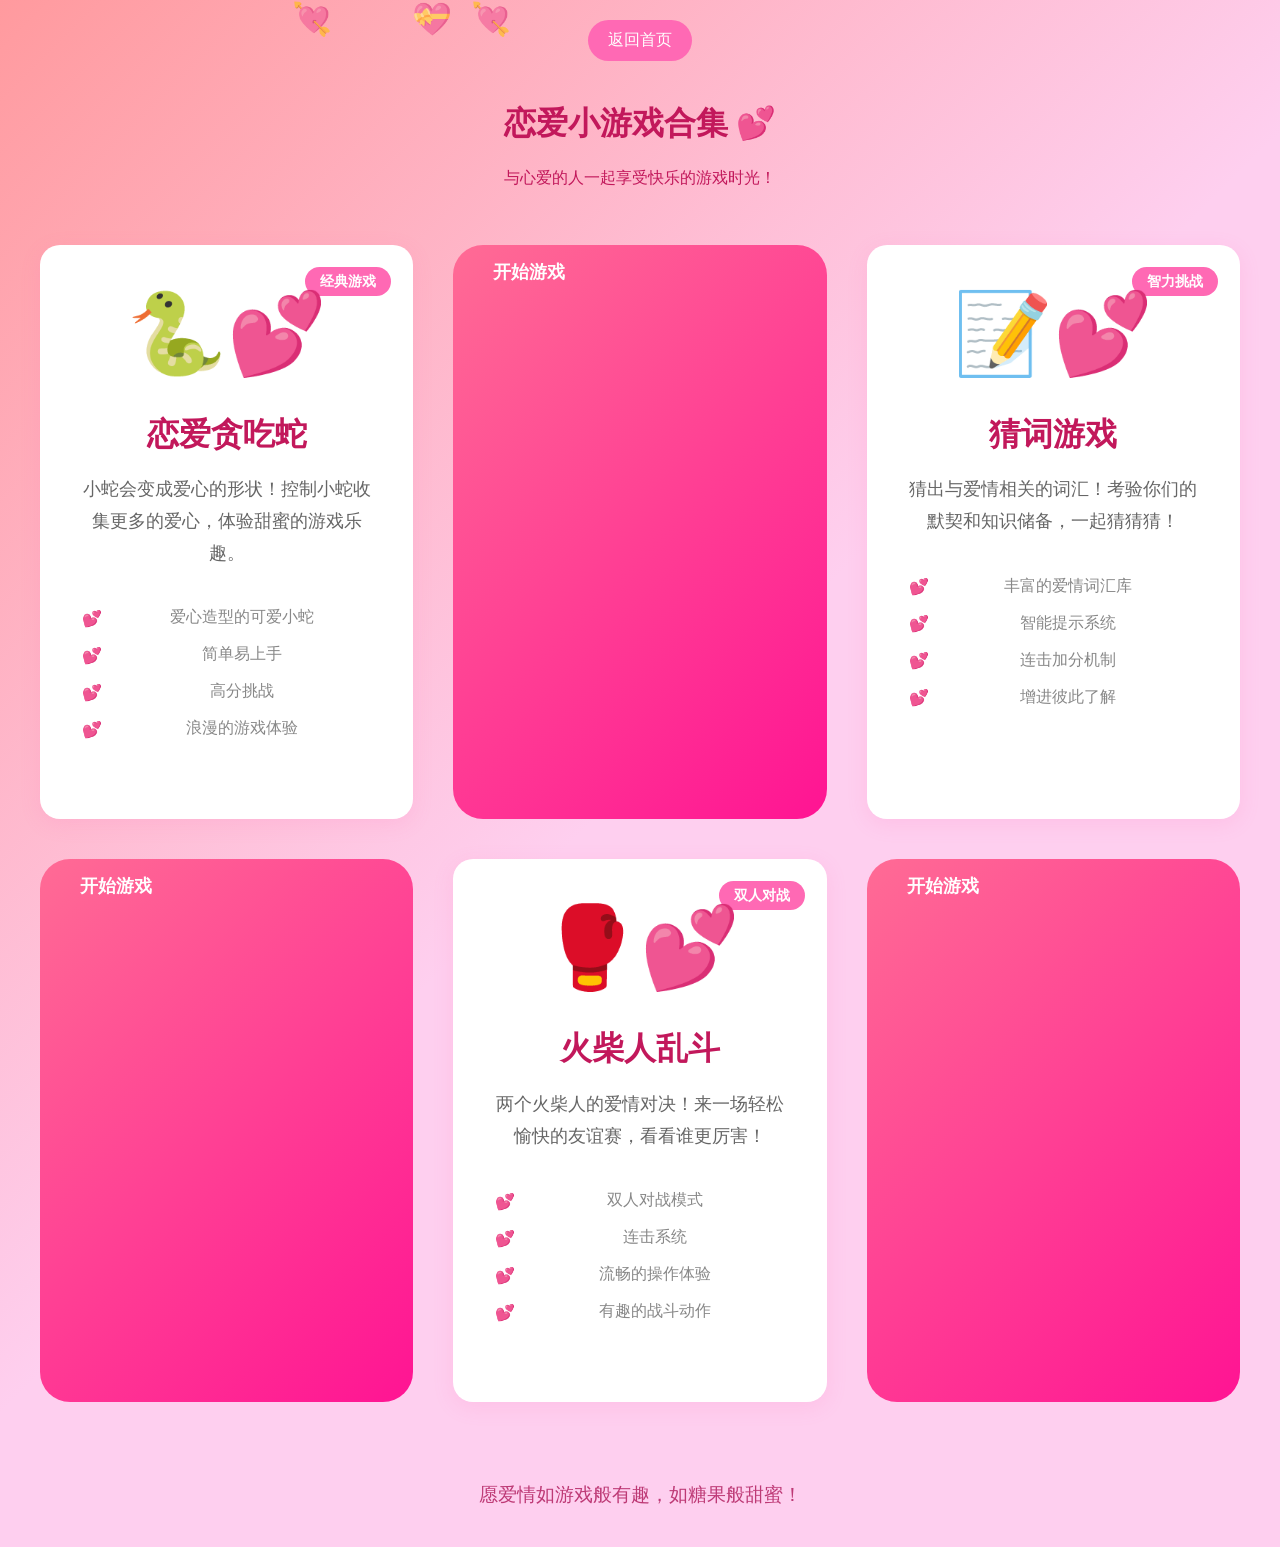
<file: games.html>
<!DOCTYPE html>
<html lang="zh-CN">
<head>
    <meta charset="UTF-8">
    <meta name="viewport" content="width=device-width, initial-scale=1.0">
    <title>恋爱小游戏 - 祖家琦 ❤️ 王意颖</title>
    <style>
        body {
            font-family: 'Segoe UI', 'Microsoft YaHei', sans-serif;
            background: linear-gradient(135deg, #ff9a9e 0%, #fecfef 50%, #fecfef 100%);
            min-height: 100vh;
            display: flex;
            flex-direction: column;
            align-items: center;
            padding: 20px;
            margin: 0;
        }

        .header {
            text-align: center;
            margin-bottom: 40px;
            color: #c2185b;
        }

        .back-button {
            display: inline-block;
            padding: 10px 20px;
            background: #ff69b4;
            color: white;
            text-decoration: none;
            border-radius: 25px;
            margin-bottom: 20px;
            transition: all 0.3s ease;
        }

        .back-button:hover {
            background: #ff1493;
            transform: scale(1.05);
        }

        .games-container {
            max-width: 1200px;
            width: 100%;
        }

        .games-grid {
            display: grid;
            grid-template-columns: repeat(auto-fit, minmax(350px, 1fr));
            gap: 40px;
        }

        .game-card {
            background: white;
            border-radius: 20px;
            padding: 40px;
            text-align: center;
            text-decoration: none;
            color: inherit;
            box-shadow: 0 5px 20px rgba(255, 105, 180, 0.15);
            transition: all 0.3s ease;
            border: 2px solid transparent;
            position: relative;
            overflow: hidden;
        }

        .game-card::before {
            content: '';
            position: absolute;
            top: -50%;
            left: -50%;
            width: 200%;
            height: 200%;
            background: radial-gradient(circle, rgba(255, 105, 180, 0.1) 0%, transparent 70%);
            transform: rotate(45deg);
            transition: all 0.5s ease;
            opacity: 0;
        }

        .game-card:hover::before {
            opacity: 1;
        }

        .game-card:hover {
            transform: translateY(-10px);
            box-shadow: 0 15px 40px rgba(255, 105, 180, 0.3);
            border-color: #ff69b4;
        }

        .game-icon-container {
            font-size: 5rem;
            margin-bottom: 30px;
            position: relative;
            z-index: 1;
        }

        .game-icon {
            display: inline-block;
            animation: float 3s ease-in-out infinite;
        }

        @keyframes float {
            0%, 100% { transform: translateY(0px); }
            50% { transform: translateY(-20px); }
        }

        .game-card h3 {
            color: #c2185b;
            font-size: 2rem;
            margin-bottom: 15px;
            position: relative;
            z-index: 1;
        }

        .game-description {
            color: #666;
            margin-bottom: 30px;
            line-height: 1.8;
            font-size: 1.1rem;
            position: relative;
            z-index: 1;
        }

        .game-features {
            list-style: none;
            padding: 0;
            margin-bottom: 30px;
            position: relative;
            z-index: 1;
        }

        .game-features li {
            padding: 8px 0;
            color: #888;
            position: relative;
            padding-left: 30px;
        }

        .game-features li::before {
            content: '💕';
            position: absolute;
            left: 0;
            top: 50%;
            transform: translateY(-50%);
        }

        .play-button {
            display: inline-block;
            padding: 15px 40px;
            background: linear-gradient(135deg, #ff6b95, #ff1493);
            color: white;
            border-radius: 30px;
            font-weight: 600;
            font-size: 1.1rem;
            transition: all 0.3s ease;
            text-decoration: none;
            position: relative;
            z-index: 1;
        }

        .play-button:hover {
            transform: scale(1.05);
            box-shadow: 0 10px 25px rgba(255, 105, 180, 0.4);
        }

        .love-badge {
            position: absolute;
            top: 20px;
            right: 20px;
            background: #ff69b4;
            color: white;
            padding: 5px 15px;
            border-radius: 20px;
            font-size: 0.9rem;
            font-weight: 600;
        }

        .footer {
            margin-top: 60px;
            text-align: center;
            color: #ad1457;
            font-size: 1.2rem;
            opacity: 0.8;
        }

        .floating-hearts {
            position: fixed;
            top: 0;
            left: 0;
            width: 100%;
            height: 100%;
            pointer-events: none;
            z-index: -1;
        }

        .floating-heart {
            position: absolute;
            font-size: 2rem;
            opacity: 0.6;
            animation: floatHeart 10s linear infinite;
        }

        @keyframes floatHeart {
            0% {
                transform: translateY(100vh) rotate(0deg);
                opacity: 0;
            }
            10% {
                opacity: 0.6;
            }
            90% {
                opacity: 0.6;
            }
            100% {
                transform: translateY(-100px) rotate(360deg);
                opacity: 0;
            }
        }
    </style>
</head>
<body>
    <!-- 飘动的心形背景 -->
    <div class="floating-hearts" id="floatingHearts"></div>

    <a href="index.html" class="back-button">返回首页</a>

    <div class="header">
        <h1>恋爱小游戏合集 <span style="color: #ff1493;">💕</span></h1>
        <p>与心爱的人一起享受快乐的游戏时光！</p>
    </div>

    <div class="games-container">
        <div class="games-grid">
            <!-- 恋爱贪吃蛇 -->
            <a href="love-snake.html" class="game-card">
                <div class="love-badge">经典游戏</div>
                <div class="game-icon-container">
                    <div class="game-icon">🐍💕</div>
                </div>
                <h3>恋爱贪吃蛇</h3>
                <p class="game-description">
                    小蛇会变成爱心的形状！控制小蛇收集更多的爱心，体验甜蜜的游戏乐趣。
                </p>
                <ul class="game-features">
                    <li>爱心造型的可爱小蛇</li>
                    <li>简单易上手</li>
                    <li>高分挑战</li>
                    <li>浪漫的游戏体验</li>
                </ul>
                <a href="love-snake.html" class="play-button">开始游戏</a>
            </a>

            <!-- 猜词游戏 -->
            <a href="love-word-game.html" class="game-card">
                <div class="love-badge">智力挑战</div>
                <div class="game-icon-container">
                    <div class="game-icon">📝💕</div>
                </div>
                <h3>猜词游戏</h3>
                <p class="game-description">
                    猜出与爱情相关的词汇！考验你们的默契和知识储备，一起猜猜猜！
                </p>
                <ul class="game-features">
                    <li>丰富的爱情词汇库</li>
                    <li>智能提示系统</li>
                    <li>连击加分机制</li>
                    <li>增进彼此了解</li>
                </ul>
                <a href="love-word-game.html" class="play-button">开始游戏</a>
            </a>

            <!-- 火柴人乱斗 -->
            <a href="love-stickman-battle.html" class="game-card">
                <div class="love-badge">双人对战</div>
                <div class="game-icon-container">
                    <div class="game-icon">🥊💕</div>
                </div>
                <h3>火柴人乱斗</h3>
                <p class="game-description">
                    两个火柴人的爱情对决！来一场轻松愉快的友谊赛，看看谁更厉害！
                </p>
                <ul class="game-features">
                    <li>双人对战模式</li>
                    <li>连击系统</li>
                    <li>流畅的操作体验</li>
                    <li>有趣的战斗动作</li>
                </ul>
                <a href="love-stickman-battle.html" class="play-button">开始游戏</a>
            </a>
        </div>
    </div>

    <div class="footer">
        <p>愿爱情如游戏般有趣，如糖果般甜蜜！</p>
    </div>

    <script>
        // 创建飘动的心形背景
        const floatingHeartsContainer = document.getElementById('floatingHearts');
        const heartEmojis = ['❤️', '💕', '💖', '💗', '💘', '💝', '💟'];

        function createFloatingHeart() {
            const heart = document.createElement('div');
            heart.className = 'floating-heart';
            heart.textContent = heartEmojis[Math.floor(Math.random() * heartEmojis.length)];
            heart.style.left = Math.random() * 100 + '%';
            heart.style.animationDuration = (Math.random() * 5 + 8) + 's';
            heart.style.animationDelay = Math.random() * 2 + 's';
            floatingHeartsContainer.appendChild(heart);

            // 动画结束后移除元素
            setTimeout(() => {
                heart.remove();
            }, 15000);
        }

        // 定期创建新的心形
        setInterval(createFloatingHeart, 2000);

        // 初始创建一些心形
        for (let i = 0; i < 5; i++) {
            setTimeout(createFloatingHeart, i * 500);
        }
    </script>
</body>
</html>
</file>
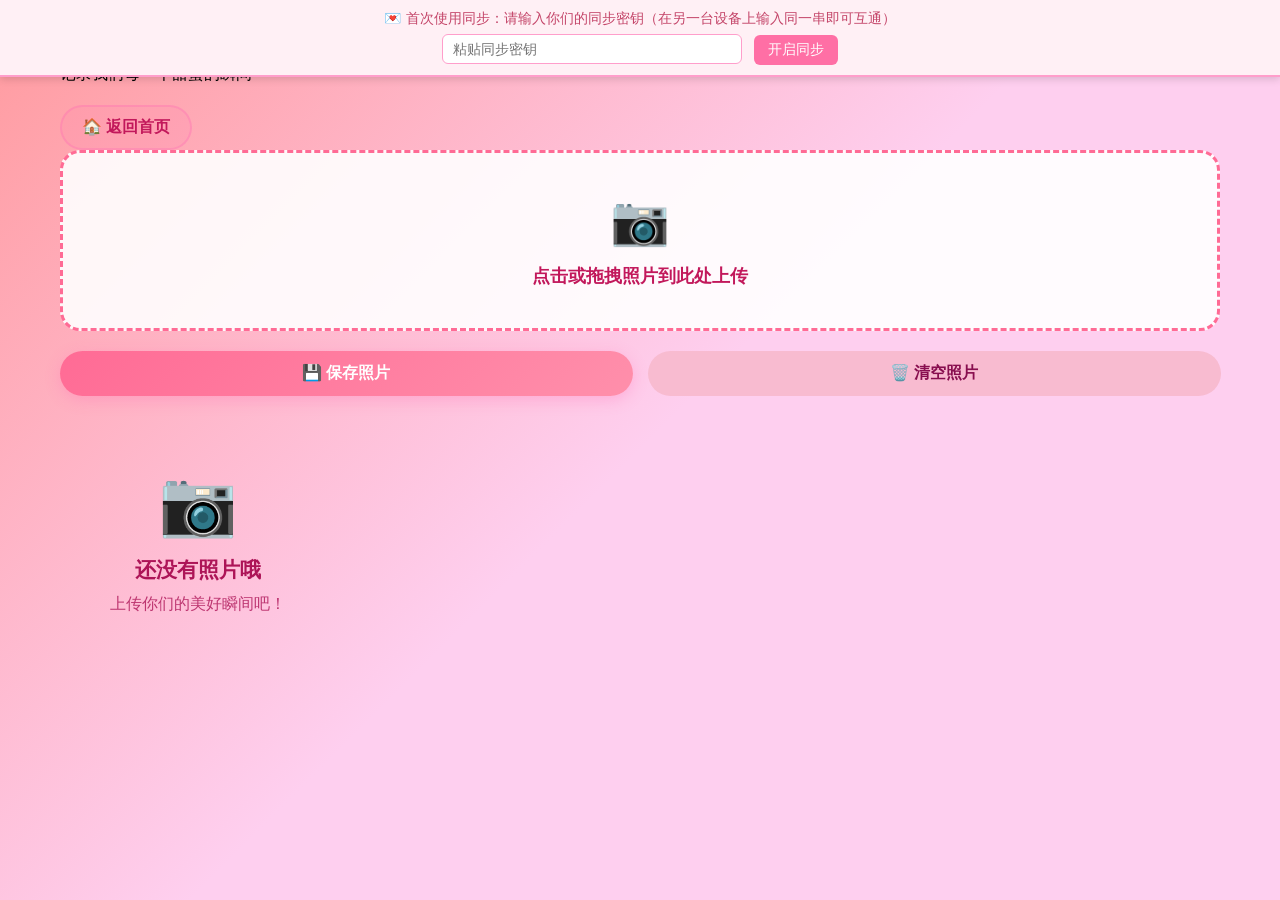
<file: love-gallery.html>
<!DOCTYPE html>
<html lang="zh-CN">
<head>
    <meta charset="UTF-8">
    <meta name="viewport" content="width=device-width, initial-scale=1.0">
    <title>恋爱图库 - 祖家琦 ❤️ 王意颖</title>
    <link rel="stylesheet" href="styles.css">
</head>
<body>
    <div class="heart-background">
        <div class="floating-heart" style="left: 10%; animation-delay: 0s;">💕</div>
        <div class="floating-heart" style="left: 25%; animation-delay: 1s;">💖</div>
        <div class="floating-heart" style="left: 40%; animation-delay: 2s;">💗</div>
        <div class="floating-heart" style="left: 60%; animation-delay: 0.5s;">💕</div>
        <div class="floating-heart" style="left: 75%; animation-delay: 1.5s;">💖</div>
        <div class="floating-heart" style="left: 90%; animation-delay: 2.5s;">❤️</div>
    </div>

    <div class="container">
        <header class="gallery-header">
            <h1 class="gallery-title">📸 恋爱图库</h1>
            <p class="gallery-subtitle">记录我们每一个甜蜜的瞬间</p>
            <div class="back-nav">
                <a href="index.html" class="back-button">🏠 返回首页</a>
            </div>
        </header>

        <div class="gallery-content">
            <!-- 照片上传区域 -->
            <div class="upload-section">
                <div class="upload-area" id="uploadArea">
                    <div class="upload-icon">📷</div>
                    <p class="upload-text">点击或拖拽照片到此处上传</p>
                    <input type="file" id="fileInput" accept="image/*" multiple style="display: none;">
                </div>

                <div class="upload-actions">
                    <button class="btn btn-primary" id="savePhotosBtn">💾 保存照片</button>
                    <button class="btn btn-secondary" id="clearPhotosBtn">🗑️ 清空照片</button>
                </div>
            </div>

            <!-- 照片网格 -->
            <div class="gallery-grid" id="galleryGrid">
                <!-- 照片将在这里动态生成 -->
            </div>
        </div>
    </div>

    <script src="data-sharing.js"></script>
    <script src="script.js"></script>
    <script>
        // 拖尾式光标跟随效果
        const cursorTrail = [];
        const maxTrailLength = 10;

        document.addEventListener('mousemove', (e) => {
            // 创建新的光标元素
            const cursor = document.createElement('div');
            cursor.className = 'cursor-trail';
            cursor.style.left = e.clientX + 'px';
            cursor.style.top = e.clientY + 'px';
            cursor.style.opacity = '0.8';

            // 添加爱心图标
            cursor.innerHTML = '💕';

            // 添加到轨迹数组
            cursorTrail.push(cursor);
            document.body.appendChild(cursor);

            // 限制轨迹长度
            if (cursorTrail.length > maxTrailLength) {
                const oldCursor = cursorTrail.shift();
                oldCursor.style.transition = 'opacity 0.5s';
                oldCursor.style.opacity = '0';
                setTimeout(() => {
                    oldCursor.remove();
                }, 500);
            }

            // 2秒后移除
            setTimeout(() => {
                cursor.style.transition = 'opacity 0.5s';
                cursor.style.opacity = '0';
                setTimeout(() => cursor.remove(), 500);
            }, 2000);
        });

        // 点击特效
        document.addEventListener('click', (e) => {
            const clickEffect = document.createElement('div');
            clickEffect.className = 'click-effect';
            clickEffect.style.left = e.clientX + 'px';
            clickEffect.style.top = e.clientY + 'px';

            // 随机选择一个爱心表情
            const hearts = ['❤️', '💕', '💖', '💗', '💘', '💝', '💟'];
            const randomHeart = hearts[Math.floor(Math.random() * hearts.length)];
            clickEffect.innerHTML = randomHeart;

            document.body.appendChild(clickEffect);

            // 动画效果
            clickEffect.style.animation = 'clickPop 1s ease-out forwards';

            // 移除元素
            setTimeout(() => {
                clickEffect.remove();
            }, 1000);
        });

        // 照片上传功能
        const uploadArea = document.getElementById('uploadArea');
        const fileInput = document.getElementById('fileInput');
        const galleryGrid = document.getElementById('galleryGrid');
        const savePhotosBtn = document.getElementById('savePhotosBtn');
        const clearPhotosBtn = document.getElementById('clearPhotosBtn');

        // 从localStorage获取照片（旧数据无id时自动补充）
        function getPhotos() {
            let photos = [];
            try {
                photos = JSON.parse(localStorage.getItem('lovePhotos') || '[]');
            } catch (e) { photos = []; }
            // 给没有 id 的旧照片自动补充唯一 id
            let needSave = false;
            photos.forEach(p => {
                if (!p.id) {
                    p.id = Date.now().toString(36) + Math.random().toString(36).substr(2, 6);
                    needSave = true;
                }
            });
            if (needSave) {
                try { localStorage.setItem('lovePhotos', JSON.stringify(photos)); } catch (e) {}
            }
            return photos;
        }

        // 保存照片到localStorage（同时推送到云端，与对方共享）
        function savePhotos(photos) {
            try {
                localStorage.setItem('lovePhotos', JSON.stringify(photos));
            } catch (e) {
                // localStorage 容量不足（通常5MB上限，base64照片较大）
                alert('⚠️ 本地存储空间不足！照片较多时可能无法全部保存在本机。\n\n建议：\n1. 删除一些旧照片腾出空间\n2. 照片会自动同步到云端，对方设备上仍可查看');
                return false;
            }
            // 云端共享：异步推送，失败自动保留本地
            if (window.LoveCloud) {
                LoveCloud.pushPhotos(photos);
            }
            return true;
        }

        // 渲染照片网格
        function renderPhotos() {
            const photos = getPhotos();
            galleryGrid.innerHTML = '';

            if (photos.length === 0) {
                galleryGrid.innerHTML = `
                    <div class="empty-state" style="text-align: center; padding: 40px;">
                        <div class="empty-icon">📷</div>
                        <p class="empty-text">还没有照片哦</p>
                        <p class="empty-subtext">上传你们的美好瞬间吧！</p>
                    </div>
                `;
                return;
            }

            // 创建九宫格布局
            const gridContainer = document.createElement('div');
            gridContainer.className = 'photo-grid';

            photos.forEach((photo, index) => {
                const photoItem = document.createElement('div');
                photoItem.className = 'photo-item';
                photoItem.innerHTML = `
                    <img src="${photo.url}" alt="恋爱照片 ${index + 1}">
                    <div class="photo-overlay">
                        <p class="photo-date">${photo.date}</p>
                        <button class="delete-photo" data-index="${index}">🗑️</button>
                    </div>
                `;
                gridContainer.appendChild(photoItem);
            });

            galleryGrid.appendChild(gridContainer);
        }

        // 处理文件上传
        uploadArea.addEventListener('click', () => {
            fileInput.click();
        });

        // 拖拽上传
        uploadArea.addEventListener('dragover', (e) => {
            e.preventDefault();
            uploadArea.style.background = 'rgba(255, 105, 180, 0.1)';
        });

        uploadArea.addEventListener('dragleave', () => {
            uploadArea.style.background = '';
        });

        uploadArea.addEventListener('drop', (e) => {
            e.preventDefault();
            uploadArea.style.background = '';

            const files = e.dataTransfer.files;
            handleFiles(files);
        });

        fileInput.addEventListener('change', (e) => {
            handleFiles(e.target.files);
        });

        // 压缩图片：最大宽度1280px，JPEG质量0.8，大幅减小base64体积
        function compressImage(file, maxWidth, quality) {
            return new Promise((resolve, reject) => {
                const reader = new FileReader();
                reader.onload = (e) => {
                    const img = new Image();
                    img.onload = () => {
                        // 计算缩放比例
                        let width = img.width;
                        let height = img.height;
                        if (width > maxWidth) {
                            height = Math.round(height * (maxWidth / width));
                            width = maxWidth;
                        }
                        const canvas = document.createElement('canvas');
                        canvas.width = width;
                        canvas.height = height;
                        const ctx = canvas.getContext('2d');
                        ctx.drawImage(img, 0, 0, width, height);
                        // 导出为JPEG（PNG透明图也转JPEG，体积更小）
                        const dataUrl = canvas.toDataURL('image/jpeg', quality || 0.8);
                        resolve(dataUrl);
                    };
                    img.onerror = () => reject(new Error('图片加载失败'));
                    img.src = e.target.result;
                };
                reader.onerror = () => reject(new Error('文件读取失败'));
                reader.readAsDataURL(file);
            });
        }

        function handleFiles(files) {
            const currentDate = new Date().toLocaleDateString('zh-CN');
            const fileArray = Array.from(files).filter(f => f.type.startsWith('image/'));
            if (fileArray.length === 0) return;

            showSuccessMessage(`正在处理 ${fileArray.length} 张照片...`);

            let processed = 0;
            fileArray.forEach(async (file) => {
                try {
                    // 先压缩再保存
                    const compressedUrl = await compressImage(file, 1280, 0.8);
                    // 每次读取完成后重新获取最新照片列表，防止并发上传丢失
                    const photos = getPhotos();
                    const photo = {
                        id: Date.now().toString(36) + Math.random().toString(36).substr(2, 6),
                        url: compressedUrl,
                        date: currentDate,
                        name: file.name,
                        originalSize: file.size,
                        compressedSize: Math.round(compressedUrl.length * 0.75) // base64约3/4字节
                    };
                    photos.push(photo);
                    savePhotos(photos);
                    renderPhotos();
                    processed++;
                    if (processed === fileArray.length) {
                        showSuccessMessage(`已保存 ${fileArray.length} 张照片（已自动压缩）`);
                    }
                } catch (err) {
                    console.warn('照片处理失败:', err);
                    processed++;
                    if (processed === fileArray.length) {
                        showSuccessMessage('部分照片处理失败，请重试');
                    }
                }
            });
        }

        // 保存照片按钮
        savePhotosBtn.addEventListener('click', () => {
            const photos = getPhotos();
            if (photos.length === 0) {
                showSuccessMessage('没有照片需要保存！');
                return;
            }
            showSuccessMessage('照片已保存！');
        });

        // 清空照片按钮
        clearPhotosBtn.addEventListener('click', () => {
            if (confirm('确定要清空所有照片吗？')) {
                savePhotos([]);
                renderPhotos();
                showSuccessMessage('照片已清空！');
            }
        });

        // 删除单张照片
        galleryGrid.addEventListener('click', (e) => {
            if (e.target.classList.contains('delete-photo')) {
                const index = parseInt(e.target.dataset.index);
                const photos = getPhotos();
                photos.splice(index, 1);
                savePhotos(photos);
                renderPhotos();
                showSuccessMessage('照片已删除！');
            }
        });

        // 显示成功消息
        function showSuccessMessage(message) {
            const toast = document.createElement('div');
            toast.style.cssText = `
                position: fixed;
                top: 20px;
                right: 20px;
                background: linear-gradient(135deg, #4CAF50, #8BC34A);
                color: white;
                padding: 15px 25px;
                border-radius: 10px;
                box-shadow: 0 4px 15px rgba(0,0,0,0.2);
                z-index: 2000;
                animation: slideInRight 0.3s ease;
                font-weight: 600;
            `;
            toast.textContent = message;

            document.body.appendChild(toast);

            setTimeout(() => {
                toast.style.animation = 'slideOutRight 0.3s ease';
                setTimeout(() => toast.remove(), 300);
            }, 3000);
        }

        // 添加动画样式
        const style = document.createElement('style');
        style.textContent = `
            @keyframes clickPop {
                0% {
                    transform: scale(0) rotate(0deg);
                    opacity: 1;
                }
                50% {
                    transform: scale(1.5) rotate(180deg);
                    opacity: 0.8;
                }
                100% {
                    transform: scale(0) rotate(360deg);
                    opacity: 0;
                }
            }

            @keyframes slideInRight {
                from {
                    transform: translateX(100%);
                    opacity: 0;
                }
                to {
                    transform: translateX(0);
                    opacity: 1;
                }
            }

            @keyframes slideOutRight {
                from {
                    transform: translateX(0);
                    opacity: 1;
                }
                to {
                    transform: translateX(100%);
                    opacity: 0;
                }
            }

            /* 拖尾式光标样式 */
            .cursor-trail {
                position: fixed;
                pointer-events: none;
                z-index: 9999;
                font-size: 2rem;
                transform: translate(-50%, -50%);
                transition: all 0.1s ease;
                opacity: 0.8;
            }

            /* 照片上传区域样式 */
            .upload-section {
                margin-bottom: 30px;
            }

            .upload-area {
                border: 3px dashed #ff6b95;
                border-radius: 20px;
                padding: 40px;
                text-align: center;
                cursor: pointer;
                transition: all 0.3s ease;
                background: rgba(255, 255, 255, 0.9);
            }

            .upload-area:hover {
                background: rgba(255, 192, 203, 0.2);
                border-color: #ff8fab;
            }

            .upload-icon {
                font-size: 3rem;
                margin-bottom: 15px;
            }

            .upload-text {
                color: #c2185b;
                font-size: 1.1rem;
                font-weight: 600;
            }

            .upload-actions {
                display: flex;
                gap: 15px;
                justify-content: center;
                margin-top: 20px;
            }

            /* 照片网格样式 */
            .photo-grid {
                display: grid;
                grid-template-columns: repeat(3, 1fr);
                gap: 20px;
            }

            .photo-item {
                position: relative;
                border-radius: 15px;
                overflow: hidden;
                box-shadow: 0 5px 15px rgba(0, 0, 0, 0.1);
                transition: all 0.3s ease;
            }

            .photo-item:hover {
                transform: translateY(-5px);
                box-shadow: 0 10px 25px rgba(255, 105, 180, 0.3);
            }

            .photo-item img {
                width: 100%;
                height: 200px;
                object-fit: cover;
                display: block;
            }

            .photo-overlay {
                position: absolute;
                bottom: 0;
                left: 0;
                right: 0;
                background: linear-gradient(to top, rgba(0, 0, 0, 0.7), transparent);
                padding: 15px;
                color: white;
                display: flex;
                justify-content: space-between;
                align-items: center;
            }

            .photo-date {
                margin: 0;
                font-size: 0.9rem;
                opacity: 0.9;
            }

            .delete-photo {
                background: rgba(255, 255, 255, 0.2);
                border: none;
                border-radius: 50%;
                width: 30px;
                height: 30px;
                color: white;
                cursor: pointer;
                font-size: 1rem;
                transition: all 0.3s ease;
            }

            .delete-photo:hover {
                background: rgba(255, 255, 255, 0.4);
                transform: scale(1.1);
            }
        `;
        document.head.appendChild(style);

        // 初始化页面
        renderPhotos();

        // 云端共享：打开图库时拉取对方保存的最新照片并刷新（失败静默，不影响本地）
        if (window.LoveCloud) {
            LoveCloud.pullPhotos().then(function (cloudPhotos) {
                if (cloudPhotos) renderPhotos();
            });
        }
    </script>
</body>
</html>
</file>
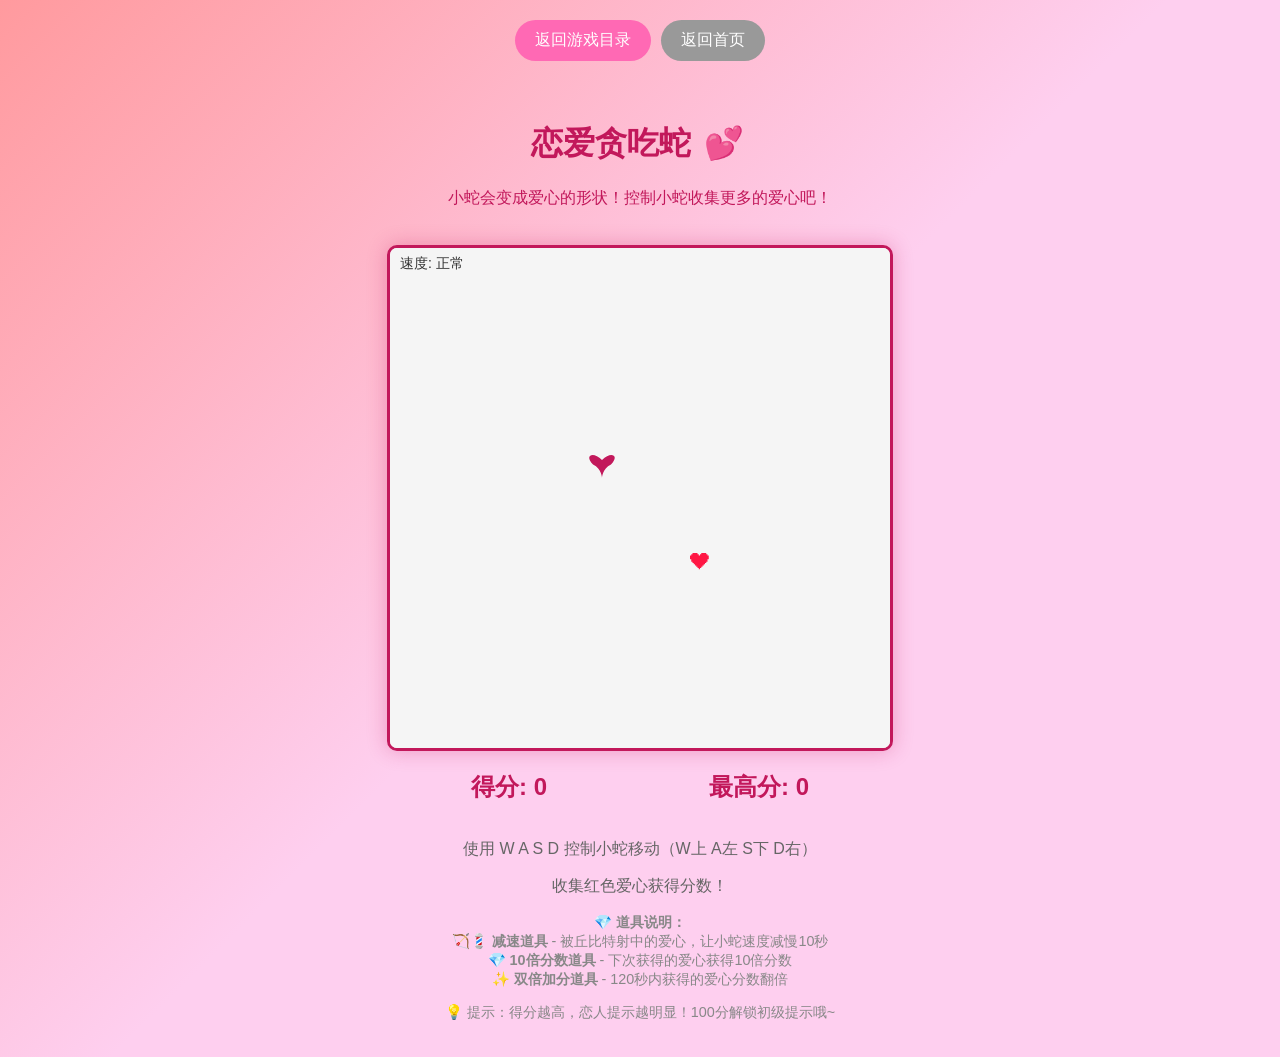
<file: love-snake-backup.html>
<!DOCTYPE html>
<html lang="zh-CN">
<head>
    <meta charset="UTF-8">
    <meta name="viewport" content="width=device-width, initial-scale=1.0">
    <title>恋爱贪吃蛇 - 祖家琦 ❤️ 王意颖</title>
    <style>
        body {
            font-family: 'Segoe UI', 'Microsoft YaHe', sans-serif;
            background: linear-gradient(135deg, #ff9a9e 0%, #fecfef 50%, #fecfef 100%);
            min-height: 100vh;
            display: flex;
            flex-direction: column;
            align-items: center;
            padding: 20px;
            margin: 0;
        }

        .header {
            text-align: center;
            margin-bottom: 20px;
            color: #c2185b;
        }

        .back-button {
            display: inline-block;
            padding: 10px 20px;
            background: #ff69b4;
            color: white;
            text-decoration: none;
            border-radius: 25px;
            margin-bottom: 20px;
            transition: all 0.3s ease;
        }

        .back-button:hover {
            background: #ff1493;
            transform: scale(1.05);
        }

        #gameCanvas {
            border: 3px solid #c2185b;
            border-radius: 10px;
            background: white;
            box-shadow: 0 0 20px rgba(194, 24, 91, 0.3);
        }

        .game-info {
            display: flex;
            justify-content: space-around;
            width: 500px;
            margin-top: 20px;
            color: #c2185b;
        }

        .score {
            font-size: 1.5rem;
            font-weight: bold;
        }

        .controls {
            margin-top: 20px;
            text-align: center;
            color: #666;
        }

        .game-over {
            position: fixed;
            top: 50%;
            left: 50%;
            transform: translate(-50%, -50%);
            background: white;
            padding: 30px;
            border-radius: 15px;
            box-shadow: 0 0 30px rgba(0, 0, 0, 0.3);
            text-align: center;
            display: none;
            max-width: 400px;
            width: 90%;
        }

        .love-hint {
            margin: 15px 0;
            padding: 15px;
            background: linear-gradient(135deg, #ffe6f0 0%, #ffebf0 100%);
            border-radius: 10px;
            border: 2px solid #ffcdd2;
            animation: pulse 2s ease-in-out infinite;
        }

        @keyframes pulse {
            0% { transform: scale(1); }
            50% { transform: scale(1.02); }
            100% { transform: scale(1); }
        }

        @keyframes rainbow {
            0% { border-color: #ff6b95; }
            14% { border-color: #ff8e53; }
            28% { border-color: #ffb347; }
            42% { border-color: #cddc39; }
            56% { border-color: #66bb6a; }
            70% { border-color: #42a5f5; }
            84% { border-color: #ab47bc; }
            100% { border-color: #ef5350; }
        }

        .love-heart {
            color: #c2185b;
            margin: 0 5px;
        }

        @keyframes heartbeat {
            0% { transform: scale(1); }
            50% { transform: scale(1.1); }
            100% { transform: scale(1); }
        }

        .heartbeat {
            animation: heartbeat 1s infinite;
        }

        .hint-level {
            font-size: 1.1rem;
            color: #c2185b;
            text-align: center;
            margin-top: 10px;
            font-weight: bold;
        }

        .hint-level.level1 { opacity: 0.7; }
        .hint-level.level2 { opacity: 0.85; }
        .hint-level.level3 { opacity: 1; color: #ff1493; }
    </style>
</head>
<body>
    <div style="display: flex; gap: 10px; margin-bottom: 20px;">
        <a href="games.html" class="back-button">返回游戏目录</a>
        <a href="index.html" class="back-button" style="background: #999;">返回首页</a>
    </div>

    <div class="header">
        <h1>恋爱贪吃蛇 <span class="love-heart">💕</span></h1>
        <p>小蛇会变成爱心的形状！控制小蛇收集更多的爱心吧！</p>
    </div>

    <canvas id="gameCanvas" width="500" height="500"></canvas>

    <div class="game-info">
        <div class="score">得分: <span id="score">0</span></div>
        <div class="score">最高分: <span id="highScore">0</span></div>
        <div class="hint-level" id="hintLevel" style="display: none;">
            提示等级: <span id="hintLevelText"></span>
        </div>
    </div>

    <div class="controls">
        <p>使用 W A S D 控制小蛇移动（W上 A左 S下 D右）</p>
        <p>收集红色爱心获得分数！</p>
        <p style="font-size: 0.9rem; color: #888; margin-top: 10px;">
            💎 <strong>道具说明：</strong><br>
            🏹💈 <strong>减速道具</strong> - 被丘比特射中的爱心，让小蛇速度减慢10秒<br>
            💎 <strong>10倍分数道具</strong> - 下次获得的爱心获得10倍分数<br>
            ✨ <strong>双倍加分道具</strong> - 120秒内获得的爱心分数翻倍
        </p>
        <p id="hintDescription" style="font-size: 0.9rem; color: #888; margin-top: 10px;">
            💡 提示：得分越高，恋人提示越明显！100分解锁初级提示哦~
        </p>
    </div>

    <div id="gameOver" class="game-over">
        <h2>游戏结束！</h2>
        <p>最终得分: <span id="finalScore">0</span></p>
        <button onclick="resetGame()" style="margin-top: 15px; padding: 10px 20px; background: #ff69b4; color: white; border: none; border-radius: 20px; cursor: pointer;">重新开始</button>
    </div>

    <script>
        const canvas = document.getElementById('gameCanvas');
        const ctx = canvas.getContext('2d');
        const scoreElement = document.getElementById('score');
        const highScoreElement = document.getElementById('highScore');
        const gameOverElement = document.getElementById('gameOver');
        const finalScoreElement = document.getElementById('finalScore');

        // 游戏配置
        const gridSize = 20;
        const tileCount = canvas.width / gridSize;
        let baseGameSpeed = 150; // 基础游戏速度（毫秒）
        let currentGameSpeed = baseGameSpeed;

        let snake = [
            {x: 10, y: 10}
        ];
        let dx = 0;
        let dy = 0;
        let foodX = 15;
        let foodY = 15;
        let score = 0;
        let highScore = localStorage.getItem('snakeHighScore') || 0;

        // 道具系统
        let items = [];
        let scoreMultiplier = 1; // 当前分数倍数
        let doubleScoreActive = false; // 双倍加分激活状态
        let doubleScoreEndTime = 0; // 双倍加分结束时间

        highScoreElement.textContent = highScore;

        // 绘制爱心函数
        function drawHeart(x, y, size) {
            ctx.save();
            ctx.translate(x + gridSize/2, y + gridSize/2);
            ctx.scale(size/20, size/20);
            ctx.fillStyle = '#c2185b';
            ctx.beginPath();
            ctx.moveTo(0, 0);
            ctx.bezierCurveTo(-10, -10, -20, -5, -10, 5);
            ctx.bezierCurveTo(0, 10, 0, 20, 0, 20);
            ctx.bezierCurveTo(0, 20, 0, 10, 10, 5);
            ctx.bezierCurveTo(20, -5, 10, -10, 0, 0);
            ctx.fill();
            ctx.restore();
        }

        // 绘制游戏
        function drawGame() {
            // 清空画布
            ctx.fillStyle = '#f5f5f5';
            ctx.fillRect(0, 0, canvas.width, canvas.height);

            // 绘制蛇
            snake.forEach((segment, index) => {
                const size = index === 0 ? 18 : 16; // 蛇头稍大
                drawHeart(segment.x * gridSize + 2, segment.y * gridSize + 2, size);
            });

            // 绘制食物
            ctx.fillStyle = '#ff1744';
            ctx.font = '20px Arial';
            ctx.fillText('❤', foodX * gridSize, foodY * gridSize + 20);

            // 绘制道具
            items.forEach((item, index) => {
                if (item.type === 'slow') {
                    // 减速道具 - 被丘比特射中的爱心
                    ctx.fillStyle = '#4CAF50';
                    ctx.font = '16px Arial';
                    ctx.fillText('🏹', item.x * gridSize, item.y * gridSize + 18);
                    ctx.fillStyle = '#FF0000';
                    ctx.font = '14px Arial';
                    ctx.fillText('❤', item.x * gridSize, item.y * gridSize + 18);
                } else if (item.type === 'multiplier') {
                    // 10倍分数道具 - 10倍爱心
                    ctx.fillStyle = '#FFD700';
                    ctx.font = '16px Arial';
                    ctx.fillText('💎', item.x * gridSize, item.y * gridSize + 18);
                    ctx.fillStyle = '#FF0000';
                    ctx.font = '12px Arial';
                    ctx.fillText('x10', item.x * gridSize + 2, item.y * gridSize + 16);
                } else if (item.type === 'double') {
                    // 双倍加分道具 - 2倍爱心
                    ctx.fillStyle = '#9C27B0';
                    ctx.font = '18px Arial';
                    ctx.fillText('✨', item.x * gridSize, item.y * gridSize + 20);
                }
            });

            // 显示当前状态
            ctx.fillStyle = '#333';
            ctx.font = '14px Arial';
            ctx.fillText(`速度: ${currentGameSpeed === baseGameSpeed * 2 ? '慢' : '正常'}`, 10, 20);

            if (doubleScoreActive) {
                const remainingTime = Math.ceil((doubleScoreEndTime - Date.now()) / 1000);
                ctx.fillStyle = '#9C27B0';
                ctx.fillText(`双倍加分: ${remainingTime}秒`, 100, 20);
            }
        }

        // 移动蛇
        function moveSnake() {
            const head = {x: snake[0].x + dx, y: snake[0].y + dy};

            // 边界检测
            if (head.x < 0 || head.x >= tileCount || head.y < 0 || head.y >= tileCount) {
                gameOver();
                return;
            }

            // 自身碰撞检测
            for (let segment of snake) {
                if (head.x === segment.x && head.y === segment.y) {
                    gameOver();
                    return;
                }
            }

            snake.unshift(head);

            // 吃到食物
            if (head.x === foodX && head.y === foodY) {
                let points = 1;

                // 应用分数倍数
                if (scoreMultiplier > 1) {
                    points *= scoreMultiplier;
                    scoreMultiplier = 1; // 重置分数倍数
                }

                // 应用双倍加分
                if (doubleScoreActive) {
                    points *= 2;
                }

                score += points;
                scoreElement.textContent = score;

                // 更新最高分
                if (score > highScore) {
                    highScore = score;
                    highScoreElement.textContent = highScore;
                    localStorage.setItem('snakeHighScore', highScore);
                }

                generateFood();
            }

            // 吃到道具
            for (let i = items.length - 1; i >= 0; i--) {
                const item = items[i];
                if (head.x === item.x && head.y === item.y) {
                    applyPowerUp(item);
                    items.splice(i, 1);
                }
            }

            // 检查双倍加分是否过期
            if (doubleScoreActive && Date.now() > doubleScoreEndTime) {
                doubleScoreActive = false;
            }
        }

        // 更新提示等级显示
        function updateHintLevel() {
            const hintLevelDiv = document.getElementById('hintLevel');
            const hintLevelText = document.getElementById('hintLevelText');

            if (score < 100) {
                hintLevelDiv.style.display = 'none';
            } else if (score < 200) {
                hintLevelDiv.style.display = 'block';
                hintLevelDiv.className = 'hint-level level1';
                hintLevelText.textContent = '💕 初级（朦胧）';
            } else if (score < 300) {
                hintLevelDiv.style.display = 'block';
                hintLevelDiv.className = 'hint-level level2';
                hintLevelText.textContent = '💖 中级（清晰）';
            } else {
                hintLevelDiv.style.display = 'block';
                hintLevelDiv.className = 'hint-level level3';
                hintLevelText.textContent = '💎 高级（明了）';
            }
        }

        // 生成食物和道具
        function generateFood() {
            foodX = Math.floor(Math.random() * tileCount);
            foodY = Math.floor(Math.random() * tileCount);

            // 确保食物不在蛇身上
            for (let segment of snake) {
                if (foodX === segment.x || foodY === segment.y) {
                    generateFood();
                    return;
                }
            }

            // 随机生成道具
            if (Math.random() < 0.15) { // 15%概率生成道具
                generateItem();
            }

            // 更新提示等级
            updateHintLevel();
        }

        // 生成道具
        function generateItem() {
            let x, y;
            let validPosition = false;

            // 尝试找到不在蛇身上的位置
            while (!validPosition) {
                x = Math.floor(Math.random() * tileCount);
                y = Math.floor(Math.random() * tileCount);

                validPosition = true;
                for (let segment of snake) {
                    if (x === segment.x && y === segment.y) {
                        validPosition = false;
                        break;
                    }
                }
            }

            // 随机选择道具类型
            const itemTypes = ['slow', 'multiplier', 'double'];
            const randomType = itemTypes[Math.floor(Math.random() * itemTypes.length)];

            items.push({
                x: x,
                y: y,
                type: randomType
            });
        }

        // 应用道具效果
        function applyPowerUp(item) {
            if (item.type === 'slow') {
                // 减速效果：速度减半
                currentGameSpeed = baseGameSpeed * 2;
                setTimeout(() => {
                    currentGameSpeed = baseGameSpeed;
                }, 10000); // 10秒后恢复
            } else if (item.type === 'multiplier') {
                // 10倍分数效果
                scoreMultiplier = 10;
                // 显示提示
                showNotification('💎 获得10倍分数！下一颗爱心将获得10倍分数！');
            } else if (item.type === 'double') {
                // 双倍加分效果，持续120秒
                doubleScoreActive = true;
                doubleScoreEndTime = Date.now() + 120000; // 120秒
                // 显示提示
                showNotification('✨ 获得2倍加分！120秒内获得的爱心分数翻倍！');
            }
        }

        // 显示通知
        function showNotification(message) {
            const notification = document.createElement('div');
            notification.style.position = 'fixed';
            notification.style.top = '50%';
            notification.style.left = '50%';
            notification.style.transform = 'translate(-50%, -50%)';
            notification.style.background = 'rgba(255, 182, 193, 0.95)';
            notification.style.color = '#c2185b';
            notification.style.padding = '20px';
            notification.style.borderRadius = '10px';
            notification.style.fontSize = '18px';
            notification.style.fontWeight = 'bold';
            notification.style.boxShadow = '0 4px 20px rgba(0,0,0,0.3)';
            notification.style.zIndex = '10000';
            notification.textContent = message;
            notification.style.animation = 'pulse 1s ease-in-out infinite';

            document.body.appendChild(notification);

            setTimeout(() => {
                notification.style.opacity = '0';
                notification.style.transition = 'opacity 0.5s';
                setTimeout(() => notification.remove(), 500);
            }, 2000);
        }

        // "永远的爱情"提示词
        const loveHints = {
            level1: [ // 最不明显的提示（100-200分）
                "时间静止的瞬间",
                "心跳的永恒节拍",
                "星空下的承诺",
                "四季不变的陪伴",
                "掌心的温度",
                "眼中的倒影",
                "晨曦的第一缕光",
                "暮色的最后一抹温柔",
                "梦中的微笑",
                "指尖的触碰",
                "无声的理解",
                "永恒的港湾",
                "温暖的怀抱",
                "心灵的共鸣",
                "灵魂的契约",
                "时间的见证者",
                "岁月的见证人",
                "生命的旅程",
                "温暖的阳光",
                "细雨的滋润",
                "微风的轻抚",
                "花开的声音",
                "叶落的舞蹈",
                "星空的璀璨",
                "月光的皎洁"
            ],
            level2: [ // 第二档提示（200-300分）
                "比时间更长的陪伴",
                "比誓言更深的承诺",
                "比心跳更真的情感",
                "比生命更久的连接",
                "永恒的相守",
                "不变的真心",
                "永远的守护",
                "一生的承诺",
                "无尽的温柔",
                "永恒的温暖",
                "不变的真心",
                "永远的等待",
                "永恒的牵挂",
                "一生的相伴",
                "不变的情感",
                "永远的港湾",
                "永恒的依恋",
                "一生的承诺",
                "不变的爱意",
                "永远的温柔",
                "永恒的思念",
                "一生的守护",
                "不变的心跳",
                "永远的陪伴",
                "永恒的誓言"
            ],
            level3: [ // 最明显的提示（300分以上）
                "四个字，代表一生",
                " longest love",
                "forever + love",
                "永恒的爱情",
                "永远的相爱",
                "一生一世的爱",
                "直到永远的爱",
                "永不停息的爱",
                "永恒不变的爱",
                "永远的承诺",
                "forever love",
                "永远的归属",
                "永恒的陪伴",
                "一生一世的情",
                "直到永远的诺言",
                "永恒的心动",
                "永远的依偎",
                "一生的爱恋",
                "永恒的守候",
                "永远的牵绊",
                "forever love",
                "永恒的誓言",
                "一生的温柔",
                "永远的爱情",
                "Forever Love",
                "eternal love",
                "unending love",
                "boundless love"
            ],
            special: [ // 400分以上的特殊彩蛋提示
                "🎉 恭喜你达到了永恒之境！",
                "💖 你的爱已经超越了时间",
                "✨ 祖家琦和王意颖的爱情密码",
                "🌟 恒久不变的四个字",
                "💝 藏在游戏中的爱情宣言",
                "🎊 恭喜解锁隐藏成就！"
            ]
        };

        // 游戏结束
        function gameOver() {
            finalScoreElement.textContent = score;
            gameOverElement.style.display = 'block';

            // 根据分数显示不同的提示
            let hintLevel = '';
            let hintMessage = '';

            // 400分以上的特殊彩蛋
            if (score >= 400) {
                const randomIndex = Math.floor(Math.random() * loveHints.special.length);
                hintMessage = loveHints.special[randomIndex];

                // 添加特殊效果的提示框
                const hintDiv = document.createElement('div');
                hintDiv.className = 'love-hint';
                hintDiv.style.background = 'linear-gradient(135deg, #ffd6e0 0%, #ffebf5 100%)';
                hintDiv.style.border = '3px solid #ff69b4';
                hintDiv.style.animation = 'pulse 1s ease-in-out infinite, rainbow 3s linear infinite';
                hintDiv.innerHTML = `<strong>🎊 ${hintMessage}</strong>`;

                gameOverElement.querySelector('h2').insertAdjacentHTML('afterend', hintDiv.outerHTML);
            }
            // 300分以上的第三档提示
            else if (score >= 300) {
                const randomIndex = Math.floor(Math.random() * loveHints.level3.length);
                hintMessage = loveHints.level3[randomIndex];
            }
            // 200-299分的第二档提示
            else if (score >= 200) {
                const randomIndex = Math.floor(Math.random() * loveHints.level2.length);
                hintMessage = loveHints.level2[randomIndex];
            }
            // 100-199分的第一档提示
            else if (score >= 100) {
                const randomIndex = Math.floor(Math.random() * loveHints.level1.length);
                hintMessage = loveHints.level1[randomIndex];
            }

            // 如果有提示，添加到游戏结束界面
            if (hintMessage) {
                const hintDiv = document.createElement('div');
                hintDiv.className = 'love-hint';
                hintDiv.innerHTML = `<strong>💕 恋人提示：</strong>${hintMessage}`;

                gameOverElement.querySelector('h2').insertAdjacentHTML('afterend', hintDiv.outerHTML);
            }
        }

        // 重置游戏
        function resetGame() {
            snake = [{x: 10, y: 10}];
            dx = 0;
            dy = 0;
            score = 0;
            scoreElement.textContent = score;
            gameOverElement.style.display = 'none';
            items = [];
            currentGameSpeed = baseGameSpeed;
            scoreMultiplier = 1;
            doubleScoreActive = false;
            doubleScoreEndTime = 0;

            // 清除之前添加的提示
            const hints = gameOverElement.querySelectorAll('div[style*="background: #ffe6f0"]');
            hints.forEach(hint => hint.remove());

            generateFood();
        }

        // 键盘控制
        document.addEventListener('keydown', (e) => {
            if (gameOverElement.style.display === 'block') return;

            switch(e.key.toLowerCase()) {
                case 'w':
                    if (dy === 0) {
                        dx = 0;
                        dy = -1;
                    }
                    break;
                case 's':
                    if (dy === 0) {
                        dx = 0;
                        dy = 1;
                    }
                    break;
                case 'a':
                    if (dx === 0) {
                        dx = -1;
                        dy = 0;
                    }
                    break;
                case 'd':
                    if (dx === 0) {
                        dx = 1;
                        dy = 0;
                    }
                    break;
            }
        });

        // 游戏循环 - 使用动态速度
        let gameInterval;

        function gameLoop() {
            if (dx !== 0 || dy !== 0) {
                moveSnake();
            }
            drawGame();
        }

        // 重新开始游戏循环
        function restartGameLoop() {
            if (gameInterval) {
                clearInterval(gameInterval);
            }
            gameInterval = setInterval(gameLoop, currentGameSpeed);
        }

        // 动态调整游戏速度
        function startGameLoop() {
            restartGameLoop();
        }

        // 初始化游戏
        drawGame();
        startGameLoop();
    </script>
</body>
</html>
</file>
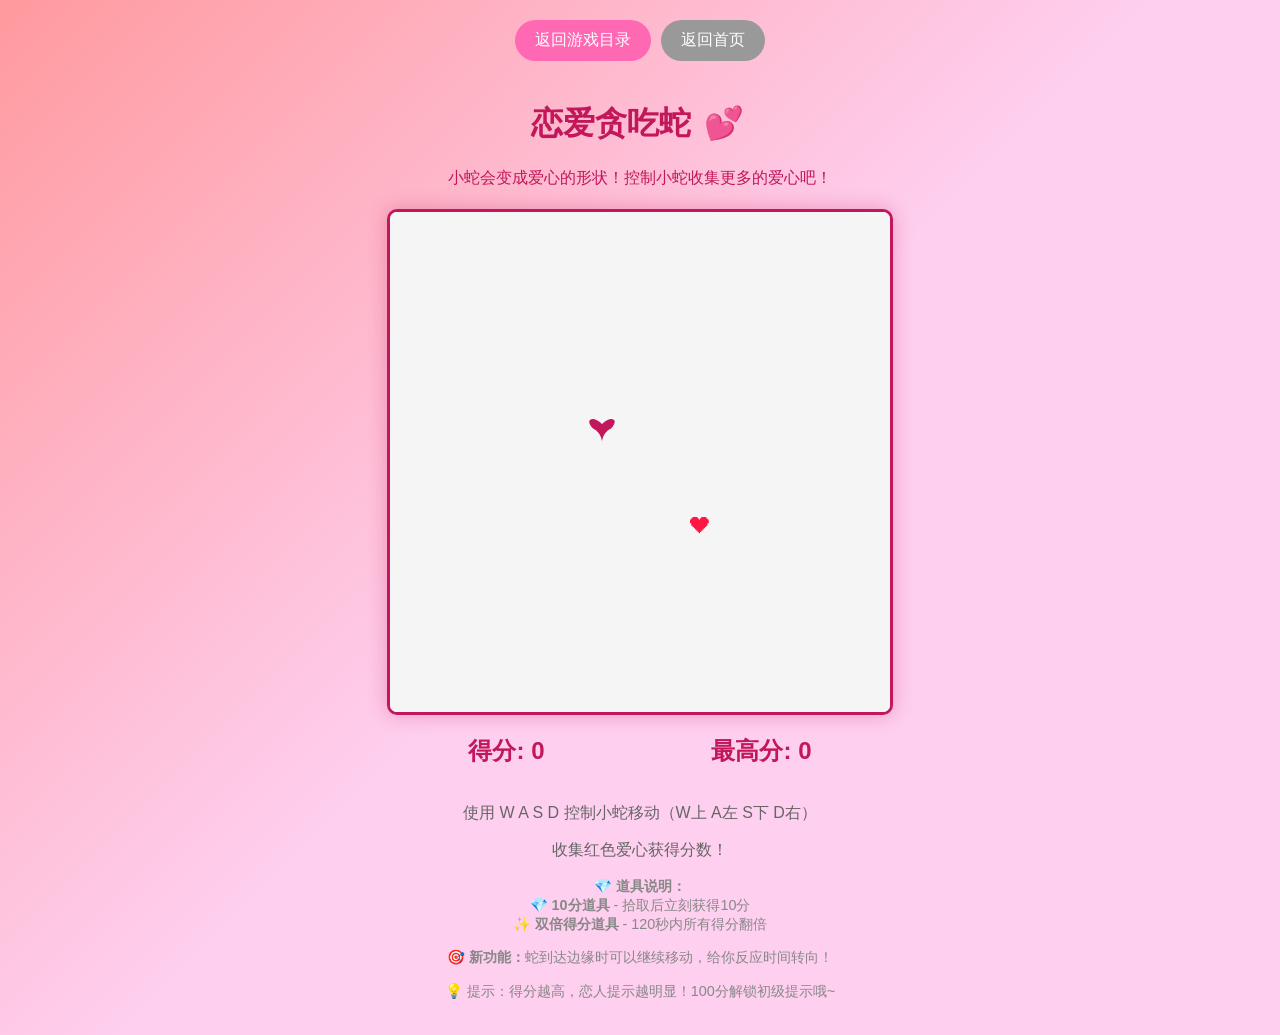
<file: love-snake.html>
<!DOCTYPE html>
<html lang="zh-CN">
<head>
    <meta charset="UTF-8">
    <meta name="viewport" content="width=device-width, initial-scale=1.0">
    <title>恋爱贪吃蛇 - 祖家琦 ❤️ 王意颖</title>
    <style>
        body {
            font-family: 'Segoe UI', 'Microsoft YaHei', sans-serif;
            background: linear-gradient(135deg, #ff9a9e 0%, #fecfef 50%, #fecfef 100%);
            min-height: 100vh;
            display: flex;
            flex-direction: column;
            align-items: center;
            padding: 20px;
            margin: 0;
        }

        .header {
            text-align: center;
            margin-bottom: 20px;
            color: #c2185b;
        }

        .back-button {
            display: inline-block;
            padding: 10px 20px;
            background: #ff69b4;
            color: white;
            text-decoration: none;
            border-radius: 25px;
            margin-bottom: 20px;
            transition: all 0.3s ease;
        }

        .back-button:hover {
            background: #ff1493;
            transform: scale(1.05);
        }

        /* ===== 页面布局容器（桌面/横屏保持原样） ===== */
        .top-bar {
            width: 100%;
            max-width: 500px;
        }

        .nav-buttons {
            display: flex;
            gap: 10px;
            justify-content: center;
            margin-bottom: 20px;
        }

        .game-area {
            display: flex;
            justify-content: center;
            width: 100%;
        }

        .bottom-panel {
            width: 100%;
            max-width: 500px;
            display: flex;
            flex-direction: column;
            align-items: center;
        }

        .item-hints-mobile {
            display: none;
        }

        #gameCanvas {
            border: 3px solid #c2185b;
            border-radius: 10px;
            background: white;
            box-shadow: 0 0 20px rgba(194, 24, 91, 0.3);
            max-width: 100%;
            height: auto;
            touch-action: none;
        }

        .game-info {
            display: flex;
            justify-content: space-around;
            width: 100%;
            max-width: 500px;
            margin-top: 20px;
            color: #c2185b;
            flex-wrap: wrap;
            gap: 10px;
        }

        .score {
            font-size: 1.5rem;
            font-weight: bold;
        }

        .controls {
            margin-top: 20px;
            text-align: center;
            color: #666;
        }

        .game-over {
            position: fixed;
            top: 50%;
            left: 50%;
            transform: translate(-50%, -50%);
            background: white;
            padding: 30px;
            border-radius: 15px;
            box-shadow: 0 0 30px rgba(0, 0, 0, 0.3);
            text-align: center;
            display: none;
            max-width: 400px;
            width: 90%;
        }

        .love-hint {
            margin: 15px 0;
            padding: 15px;
            background: linear-gradient(135deg, #ffe6f0 0%, #ffebf0 100%);
            border-radius: 10px;
            border: 2px solid #ffcdd2;
            animation: pulse 2s ease-in-out infinite;
        }

        @keyframes pulse {
            0% { transform: scale(1); }
            50% { transform: scale(1.02); }
            100% { transform: scale(1); }
        }

        @keyframes rainbow {
            0% { border-color: #ff6b95; }
            14% { border-color: #ff8e53; }
            28% { border-color: #ffb347; }
            42% { border-color: #cddc39; }
            56% { border-color: #66bb6a; }
            70% { border-color: #42a5f5; }
            84% { border-color: #ab47bc; }
            100% { border-color: #ef5350; }
        }

        .love-heart {
            color: #c2185b;
            margin: 0 5px;
        }

        @keyframes heartbeat {
            0% { transform: scale(1); }
            50% { transform: scale(1.1); }
            100% { transform: scale(1); }
        }

        .heartbeat {
            animation: heartbeat 1s infinite;
        }

        .hint-level {
            font-size: 1.1rem;
            color: #c2185b;
            text-align: center;
            margin-top: 10px;
            font-weight: bold;
        }

        .hint-level.level1 { opacity: 0.7; }
        .hint-level.level2 { opacity: 0.85; }
        .hint-level.level3 { opacity: 1; color: #ff1493; }

        /* ===== 触控方向键 ===== */
        .touch-controls {
            margin-top: 20px;
            text-align: center;
            display: none;
        }

        .touch-hint {
            color: #888;
            font-size: 0.9rem;
            margin-bottom: 10px;
        }

        .dpad {
            display: grid;
            grid-template-columns: repeat(3, 72px);
            grid-template-rows: repeat(3, 72px);
            gap: 8px;
            justify-content: center;
            margin: 0 auto;
            width: fit-content;
        }

        .dpad-btn {
            width: 72px;
            height: 72px;
            border-radius: 16px;
            border: 2px solid #ff69b4;
            background: linear-gradient(135deg, #ff6b95, #ff8fab);
            color: white;
            font-size: 1.8rem;
            cursor: pointer;
            display: flex;
            align-items: center;
            justify-content: center;
            box-shadow: 0 4px 12px rgba(255, 105, 180, 0.4);
            touch-action: manipulation;
            -webkit-tap-highlight-color: transparent;
            user-select: none;
            -webkit-user-select: none;
            line-height: 1;
        }

        .dpad-btn:active {
            transform: scale(0.92);
            box-shadow: 0 2px 6px rgba(255, 105, 180, 0.4);
        }

        .dpad-btn.up { grid-column: 2; grid-row: 1; }
        .dpad-btn.left { grid-column: 1; grid-row: 2; }
        .dpad-btn.down { grid-column: 2; grid-row: 3; }
        .dpad-btn.right { grid-column: 3; grid-row: 2; }

        /* 横屏时画布适配屏幕高度（紧凑布局） */
        @media (orientation: landscape) and (max-height: 600px) {
            body {
                padding: 8px;
                height: 100vh;
                height: 100dvh;
                overflow: hidden;
            }

            .top-bar {
                display: flex;
                flex-direction: row;
                align-items: center;
                justify-content: space-between;
                gap: 8px;
                margin-bottom: 4px;
                flex-shrink: 0;
            }

            .nav-buttons {
                margin-bottom: 0;
                gap: 6px;
            }

            .header {
                margin-bottom: 0;
            }

            .header h1 {
                font-size: 1.2rem;
                margin: 0;
            }

            .header p {
                display: none;
            }

            .back-button {
                padding: 6px 14px;
                margin-bottom: 0;
                font-size: 0.85rem;
            }

            .controls {
                display: none;
            }

            .game-area {
                flex-shrink: 0;
            }

            .game-info {
                margin-top: 6px;
            }

            .game-info .score {
                font-size: 1.1rem;
            }

            #gameCanvas {
                max-height: calc(100vh - 200px);
                width: auto;
                max-width: 100%;
            }

            .touch-controls {
                display: block;
                margin-top: 8px;
            }

            .touch-controls p {
                display: none;
            }

            .dpad {
                display: flex;
                flex-direction: row;
                justify-content: center;
                gap: 8px;
            }

            .dpad-btn {
                width: 52px;
                height: 52px;
                font-size: 1.2rem;
                border-radius: 12px;
            }

            .item-hints-mobile {
                display: none;
            }
        }

        /* 移动端优化：竖屏可游玩，上2/3游戏区，下1/3控制区 */
        @media (max-width: 768px) and (orientation: portrait) {
            body {
                height: 100vh;
                height: 100dvh;
                overflow: hidden;
                padding: 8px 12px;
                box-sizing: border-box;
            }

            .top-bar {
                display: flex;
                flex-direction: row;
                align-items: center;
                justify-content: space-between;
                gap: 8px;
                margin-bottom: 6px;
                flex-shrink: 0;
            }

            .nav-buttons {
                margin-bottom: 0;
                gap: 6px;
            }

            .nav-buttons .back-button {
                padding: 6px 10px;
                font-size: 0.8rem;
                margin-bottom: 0;
            }

            .header {
                margin-bottom: 0;
                text-align: right;
            }

            .header h1 {
                font-size: 1.05rem;
                margin: 0;
            }

            .header p {
                display: none;
            }

            /* 上 2/3：贪吃蛇游戏区 */
            .game-area {
                flex: 2;
                min-height: 0;
                display: flex;
                align-items: center;
                justify-content: center;
                width: 100%;
            }

            #gameCanvas {
                max-width: 100%;
                max-height: 100%;
                width: auto;
                height: auto;
            }

            /* 下 1/3：控制区（得分 + 方向键 + 提示 + 道具说明） */
            .bottom-panel {
                flex: 1;
                min-height: 0;
                display: flex;
                flex-direction: column;
                align-items: center;
                width: 100%;
                overflow: hidden;
            }

            .game-info {
                margin-top: 4px;
                gap: 6px;
                flex-shrink: 0;
            }

            .game-info .score {
                font-size: 0.95rem;
            }

            .hint-level {
                font-size: 0.8rem;
                margin-top: 0;
            }

            .controls {
                display: none;
            }

            .touch-controls {
                margin-top: 0;
                flex: 1;
                min-height: 0;
                display: flex;
                flex-direction: column;
                align-items: center;
                justify-content: center;
            }

            .touch-controls p {
                font-size: 0.75rem;
                margin: 0 0 4px 0;
            }

            .dpad {
                grid-template-columns: repeat(3, 42px);
                grid-template-rows: repeat(3, 42px);
                gap: 5px;
            }

            .dpad-btn {
                width: 42px;
                height: 42px;
                font-size: 1.1rem;
                border-radius: 10px;
            }

            .item-hints-mobile {
                display: block;
                font-size: 0.72rem;
                color: #888;
                text-align: center;
                padding: 2px 6px 4px;
                flex-shrink: 0;
                line-height: 1.5;
            }

            .game-over {
                width: 92%;
                padding: 20px;
            }
        }
    </style>
</head>
<body>
    <div class="top-bar">
        <div class="nav-buttons">
            <a href="games.html" class="back-button">返回游戏目录</a>
            <a href="index.html" class="back-button" style="background: #999;">返回首页</a>
        </div>

        <div class="header">
            <h1>恋爱贪吃蛇 <span class="love-heart">💕</span></h1>
            <p>小蛇会变成爱心的形状！控制小蛇收集更多的爱心吧！</p>
        </div>
    </div>

    <div class="game-area">
        <canvas id="gameCanvas" width="500" height="500"></canvas>
    </div>

    <div class="bottom-panel">
        <div class="game-info">
            <div class="score">得分: <span id="score">0</span></div>
            <div class="score">最高分: <span id="highScore">0</span></div>
            <div class="hint-level" id="hintLevel" style="display: none;">
                提示等级: <span id="hintLevelText"></span>
            </div>
        </div>

        <div class="controls">
            <p>使用 W A S D 控制小蛇移动（W上 A左 S下 D右）</p>
            <p>收集红色爱心获得分数！</p>
            <p style="font-size: 0.9rem; color: #888; margin-top: 10px;">
                💎 <strong>道具说明：</strong><br>
                💎 <strong>10分道具</strong> - 拾取后立刻获得10分<br>
                ✨ <strong>双倍得分道具</strong> - 120秒内所有得分翻倍
            </p>
            <p style="font-size: 0.9rem; color: #888; margin-top: 10px;">
                🎯 <strong>新功能：</strong>蛇到达边缘时可以继续移动，给你反应时间转向！
            </p>
            <p id="hintDescription" style="font-size: 0.9rem; color: #888; margin-top: 10px;">
                💡 提示：得分越高，恋人提示越明显！100分解锁初级提示哦~
            </p>
        </div>

        <!-- 移动端触控方向键 -->
        <div class="touch-controls" id="touchControls">
            <p class="touch-hint">👆 滑动屏幕或点击方向键控制小蛇</p>
            <div class="dpad">
                <button class="dpad-btn up" data-dir="up" aria-label="上">▲</button>
                <button class="dpad-btn left" data-dir="left" aria-label="左">◀</button>
                <button class="dpad-btn down" data-dir="down" aria-label="下">▼</button>
                <button class="dpad-btn right" data-dir="right" aria-label="右">▶</button>
            </div>
        </div>

        <!-- 移动端道具说明（竖屏控制区底部） -->
        <div class="item-hints-mobile">
            💎 <strong>10分道具</strong>（+10分）　✨ <strong>双倍得分</strong>（120秒内得分翻倍）
        </div>
    </div>

    <div id="gameOver" class="game-over">
        <h2>游戏结束！</h2>
        <p>最终得分: <span id="finalScore">0</span></p>
        <button onclick="resetGame()" style="margin-top: 15px; padding: 10px 20px; background: #ff69b4; color: white; border: none; border-radius: 20px; cursor: pointer;">重新开始</button>
    </div>

    <script>
        const canvas = document.getElementById('gameCanvas');
        const ctx = canvas.getContext('2d');
        const scoreElement = document.getElementById('score');
        const highScoreElement = document.getElementById('highScore');
        const gameOverElement = document.getElementById('gameOver');
        const finalScoreElement = document.getElementById('finalScore');

        // 游戏配置
        const gridSize = 20;
        const tileCount = canvas.width / gridSize;
        const bufferZone = 1; // 边缘缓冲区格子数

        let snake = [
            {x: 10, y: 10}
        ];
        let dx = 0;
        let dy = 0;
        let foodX = 15;
        let foodY = 15;
        let score = 0;
        let highScore = localStorage.getItem('snakeHighScore') || 0;

        // 道具系统
        let items = [];
        const itemTypes = ['score10', 'doubleScore']; // 10倍得分道具、双倍得分道具
        let doubleScoreActive = false; // 双倍得分激活状态
        let doubleScoreEndTime = 0; // 双倍得分结束时间

        highScoreElement.textContent = highScore;

        // 绘制爱心函数
        function drawHeart(x, y, size) {
            ctx.save();
            ctx.translate(x + gridSize/2, y + gridSize/2);
            ctx.scale(size/20, size/20);
            ctx.fillStyle = '#c2185b';
            ctx.beginPath();
            ctx.moveTo(0, 0);
            ctx.bezierCurveTo(-10, -10, -20, -5, -10, 5);
            ctx.bezierCurveTo(0, 10, 0, 20, 0, 20);
            ctx.bezierCurveTo(0, 20, 0, 10, 10, 5);
            ctx.bezierCurveTo(20, -5, 10, -10, 0, 0);
            ctx.fill();
            ctx.restore();
        }

        // 绘制游戏
        function drawGame() {
            // 清空画布
            ctx.fillStyle = '#f5f5f5';
            ctx.fillRect(0, 0, canvas.width, canvas.height);

            // 绘制蛇
            snake.forEach((segment, index) => {
                const size = index === 0 ? 18 : 16; // 蛇头稍大
                drawHeart(segment.x * gridSize + 2, segment.y * gridSize + 2, size);
            });

            // 绘制食物
            ctx.fillStyle = '#ff1744';
            ctx.font = '20px Arial';
            ctx.fillText('❤', foodX * gridSize, foodY * gridSize + 20);

            // 绘制道具
            items.forEach((item, index) => {
                if (item.type === 'score10') {
                    // 10倍得分道具 - 金色钻石
                    ctx.fillStyle = '#FFD700';
                    ctx.font = '18px Arial';
                    ctx.fillText('💎', item.x * gridSize, item.y * gridSize + 20);
                    // 添加"10分"文字提示
                    ctx.fillStyle = '#FF0000';
                    ctx.font = '12px Arial';
                    ctx.fillText('+10', item.x * gridSize + 2, item.y * gridSize + 16);
                } else if (item.type === 'doubleScore') {
                    // 双倍得分道具 - 紫色星星
                    ctx.fillStyle = '#9C27B0';
                    ctx.font = '20px Arial';
                    ctx.fillText('✨', item.x * gridSize, item.y * gridSize + 20);
                    // 添加"双倍"文字提示
                    ctx.fillStyle = '#FF1493';
                    ctx.font = '12px Arial';
                    ctx.fillText('双倍', item.x * gridSize + 2, item.y * gridSize + 16);
                }
            });

            // 显示双倍得分状态
            if (doubleScoreActive) {
                const remainingTime = Math.ceil((doubleScoreEndTime - Date.now()) / 1000);
                ctx.fillStyle = '#9C27B0';
                ctx.font = '14px Arial';
                ctx.fillText(`双倍得分: ${remainingTime}秒`, 10, 20);
            }
        }

        // 移动蛇
        function moveSnake() {
            const head = {x: snake[0].x + dx, y: snake[0].y + dy};

            // 边界检测（带缓冲区）
            if (head.x < -bufferZone || head.x >= tileCount + bufferZone ||
                head.y < -bufferZone || head.y >= tileCount + bufferZone) {
                gameOver();
                return;
            }

            // 自身碰撞检测
            for (let segment of snake) {
                if (head.x === segment.x && head.y === segment.y) {
                    gameOver();
                    return;
                }
            }

            snake.unshift(head);

            // 吃到食物
            if (head.x === foodX && head.y === foodY) {
                let points = 1;

                // 应用双倍得分
                if (doubleScoreActive) {
                    points *= 2;
                }

                score += points;
                scoreElement.textContent = score;

                // 更新最高分
                if (score > highScore) {
                    highScore = score;
                    highScoreElement.textContent = highScore;
                    localStorage.setItem('snakeHighScore', highScore);
                }

                generateFood();
            } else {
                snake.pop();
            }

            // 吃到道具
            for (let i = items.length - 1; i >= 0; i--) {
                const item = items[i];
                if (head.x === item.x && head.y === item.y) {
                    applyItem(item);
                    items.splice(i, 1);
                }
            }

            // 检查双倍得分是否过期
            if (doubleScoreActive && Date.now() > doubleScoreEndTime) {
                doubleScoreActive = false;
            }
        }

        // 更新提示等级显示
        function updateHintLevel() {
            const hintLevelDiv = document.getElementById('hintLevel');
            const hintLevelText = document.getElementById('hintLevelText');

            if (score < 100) {
                hintLevelDiv.style.display = 'none';
            } else if (score < 200) {
                hintLevelDiv.style.display = 'block';
                hintLevelDiv.className = 'hint-level level1';
                hintLevelText.textContent = '💕 初级（朦胧）';
            } else if (score < 300) {
                hintLevelDiv.style.display = 'block';
                hintLevelDiv.className = 'hint-level level2';
                hintLevelText.textContent = '💖 中级（清晰）';
            } else {
                hintLevelDiv.style.display = 'block';
                hintLevelDiv.className = 'hint-level level3';
                hintLevelText.textContent = '💎 高级（明了）';
            }
        }

        // 生成食物
        function generateFood() {
            // 食物生成在游戏区域内（不包括缓冲区）
            foodX = Math.floor(Math.random() * tileCount);
            foodY = Math.floor(Math.random() * tileCount);

            // 确保食物不在蛇身上
            for (let segment of snake) {
                if (foodX === segment.x && foodY === segment.y) {
                    generateFood();
                    break;
                }
            }

            // 随机生成道具
            if (Math.random() < 0.1) { // 10%概率生成道具
                generateItem();
            }

            // 更新提示等级
            updateHintLevel();
        }

        // 生成道具
        function generateItem() {
            let x, y;
            let validPosition = false;

            // 道具生成在游戏区域内（不包括缓冲区）
            while (!validPosition) {
                x = Math.floor(Math.random() * tileCount);
                y = Math.floor(Math.random() * tileCount);

                validPosition = true;
                for (let segment of snake) {
                    if (x === segment.x && y === segment.y) {
                        validPosition = false;
                        break;
                    }
                }
            }

            // 随机选择道具类型
            const randomType = itemTypes[Math.floor(Math.random() * itemTypes.length)];

            items.push({
                x: x,
                y: y,
                type: randomType
            });
        }

        // 应用道具效果
        function applyItem(item) {
            if (item.type === 'score10') {
                // 10倍得分效果：立刻增加10分
                score += 10;
                scoreElement.textContent = score;

                // 更新最高分
                if (score > highScore) {
                    highScore = score;
                    highScoreElement.textContent = highScore;
                    localStorage.setItem('snakeHighScore', highScore);
                }

                // 显示提示
                showNotification('💎 获得10分！');
            } else if (item.type === 'doubleScore') {
                // 双倍得分效果，持续120秒
                doubleScoreActive = true;
                doubleScoreEndTime = Date.now() + 120000; // 120秒

                // 显示提示
                showNotification('✨ 获得120秒双倍得分！');
            }
        }

        // 显示通知
        function showNotification(message) {
            const notification = document.createElement('div');
            notification.style.position = 'fixed';
            notification.style.top = '50%';
            notification.style.left = '50%';
            notification.style.transform = 'translate(-50%, -50%)';
            notification.style.background = 'rgba(255, 182, 193, 0.95)';
            notification.style.color = '#c2185b';
            notification.style.padding = '20px';
            notification.style.borderRadius = '10px';
            notification.style.fontSize = '18px';
            notification.style.fontWeight = 'bold';
            notification.style.boxShadow = '0 4px 20px rgba(0,0,0,0.3)';
            notification.style.zIndex = '10000';
            notification.textContent = message;
            notification.style.animation = 'pulse 1s ease-in-out infinite';

            document.body.appendChild(notification);

            setTimeout(() => {
                notification.style.opacity = '0';
                notification.style.transition = 'opacity 0.5s';
                setTimeout(() => notification.remove(), 500);
            }, 2000);
        }

        // "永远的爱情"提示词
        const loveHints = {
            level1: [ // 最不明显的提示（100-200分）
                "时间静止的瞬间",
                "心跳的永恒节拍",
                "四季不变的陪伴",
                "掌心的温度",
                "无声的理解",
                "永恒的港湾",
                "温暖的怀抱",
                "心灵的共鸣",
                "灵魂的契约",
                "时间的见证者",
                "岁月的见证人",
                "生命的旅程",
                "温暖的阳光",
                "细雨的滋润",
                "微风的轻抚",
                "花开的声音",
                "叶落的舞蹈",
                "星空的璀璨",
                "月光的皎洁"
            ],
            level2: [ // 第二档提示（200-300分）
                "比时间更长的陪伴",
                "比誓言更深的承诺",
                "永恒的相守",
                "不变的真心",
                "永远的守护",
                "一生的承诺",
                "无尽的温柔",
                "永恒的温暖",
                "一生的相伴",
                "不变的情感",
                "永远的牵挂",
                "一生的承诺",
                "永恒的依恋",
                "一生的温柔",
                "永恒的思念",
                "一生的守护",
                "不变的心跳",
                "永远的陪伴",
                "永恒的誓言",
                "一生的爱恋",
                "永恒的守候",
                "永远的牵绊",
                "forever love",
                "永恒的温柔",
                "一生的誓言"
            ],
            level3: [ // 最明显的提示（300分以上）
                "四个字，代表一生",
                " longest love",
                "forever + love",
                "永恒的爱情",
                "永远的相爱",
                "一生一世的爱",
                "直到永远的爱",
                "永不停息的爱",
                "永恒不变的爱",
                "永远的承诺",
                "forever love",
                "永远的归属",
                "永恒的陪伴",
                "一生一世的情",
                "直到永远的诺言",
                "永恒的心动",
                "永远的依偎",
                "一生的爱恋",
                "永恒的守候",
                "永远的牵绊",
                "forever love",
                "永恒的誓言",
                "一生的温柔",
                "永远的爱情",
                "Forever Love",
                "eternal love",
                "unending love",
                "boundless love"
            ],
            special: [ // 400分以上的特殊彩蛋提示
                "🎉 恭喜你达到了永恒之境！",
                "💖 你的爱已经超越了时间",
                "✨ 祖家琦和王意颖的爱情密码",
                "🌟 恒久不变的四个字",
                "💝 藏在游戏中的爱情宣言",
                "🎊 恭喜解锁隐藏成就！"
            ]
        };

        // 游戏结束
        function gameOver() {
            finalScoreElement.textContent = score;
            gameOverElement.style.display = 'block';

            // 先移除上一次的提示，保证每次只显示一个随机提示词
            gameOverElement.querySelectorAll('.love-hint').forEach(hint => hint.remove());

            // 根据分数所在的档位，随机抽取一条提示
            let hintMessage = '';
            let isSpecial = false;

            // 400分以上的特殊彩蛋
            if (score >= 400) {
                const randomIndex = Math.floor(Math.random() * loveHints.special.length);
                hintMessage = loveHints.special[randomIndex];
                isSpecial = true;
            }
            // 300分以上的第三档提示
            else if (score >= 300) {
                const randomIndex = Math.floor(Math.random() * loveHints.level3.length);
                hintMessage = loveHints.level3[randomIndex];
            }
            // 200-299分的第二档提示
            else if (score >= 200) {
                const randomIndex = Math.floor(Math.random() * loveHints.level2.length);
                hintMessage = loveHints.level2[randomIndex];
            }
            // 100-199分的第一档提示
            else if (score >= 100) {
                const randomIndex = Math.floor(Math.random() * loveHints.level1.length);
                hintMessage = loveHints.level1[randomIndex];
            }

            // 如果有提示，添加到游戏结束界面（只添加一个）
            if (hintMessage) {
                const hintDiv = document.createElement('div');
                hintDiv.className = 'love-hint';

                if (isSpecial) {
                    // 彩蛋提示框用彩虹边框特效
                    hintDiv.style.background = 'linear-gradient(135deg, #ffd6e0 0%, #ffebf5 100%)';
                    hintDiv.style.border = '3px solid #ff69b4';
                    hintDiv.style.animation = 'pulse 1s ease-in-out infinite, rainbow 3s linear infinite';
                    hintDiv.innerHTML = `<strong>🎊 ${hintMessage}</strong>`;
                } else {
                    hintDiv.innerHTML = `<strong>💕 恋人提示：</strong>${hintMessage}`;
                }

                gameOverElement.querySelector('h2').insertAdjacentHTML('afterend', hintDiv.outerHTML);
            }
        }

        // 重置游戏
        function resetGame() {
            snake = [{x: 10, y: 10}];
            dx = 0;
            dy = 0;
            score = 0;
            scoreElement.textContent = score;
            gameOverElement.style.display = 'none';
            items = [];
            doubleScoreActive = false;
            doubleScoreEndTime = 0;

            // 清除之前添加的提示
            gameOverElement.querySelectorAll('.love-hint').forEach(hint => hint.remove());

            generateFood();
        }

        // 统一的方向设置（防止直接反向）
        function setDirection(ndx, ndy) {
            if (gameOverElement.style.display === 'block') return;
            if (ndx !== 0 && ndx === -dx) return;
            if (ndy !== 0 && ndy === -dy) return;
            dx = ndx;
            dy = ndy;
        }

        function handleDir(dir) {
            switch(dir) {
                case 'up': setDirection(0, -1); break;
                case 'down': setDirection(0, 1); break;
                case 'left': setDirection(-1, 0); break;
                case 'right': setDirection(1, 0); break;
            }
        }

        // 键盘控制
        document.addEventListener('keydown', (e) => {
            switch(e.key.toLowerCase()) {
                case 'w': handleDir('up'); break;
                case 's': handleDir('down'); break;
                case 'a': handleDir('left'); break;
                case 'd': handleDir('right'); break;
            }
        });

        // 虚拟方向键（移动端）
        document.querySelectorAll('.dpad-btn').forEach(btn => {
            btn.addEventListener('touchstart', (e) => {
                e.preventDefault();
                handleDir(btn.dataset.dir);
            });
            btn.addEventListener('click', () => {
                handleDir(btn.dataset.dir);
            });
        });

        // 滑动控制（在画布上滑动改变方向）
        let touchStartX = 0;
        let touchStartY = 0;
        canvas.addEventListener('touchstart', (e) => {
            touchStartX = e.touches[0].clientX;
            touchStartY = e.touches[0].clientY;
        }, {passive: true});
        canvas.addEventListener('touchend', (e) => {
            const deltaX = e.changedTouches[0].clientX - touchStartX;
            const deltaY = e.changedTouches[0].clientY - touchStartY;
            const threshold = 30;
            if (Math.abs(deltaX) > Math.abs(deltaY) && Math.abs(deltaX) > threshold) {
                handleDir(deltaX > 0 ? 'right' : 'left');
            } else if (Math.abs(deltaY) > threshold) {
                handleDir(deltaY > 0 ? 'down' : 'up');
            }
        }, {passive: true});

        // 游戏循环
        function gameLoop() {
            if (dx !== 0 || dy !== 0) {
                moveSnake();
            }
            drawGame();
        }

        // 初始化游戏
        drawGame();
        setInterval(gameLoop, 200); // 游戏速度调整为200毫秒
    </script>
</body>
</html>
</file>
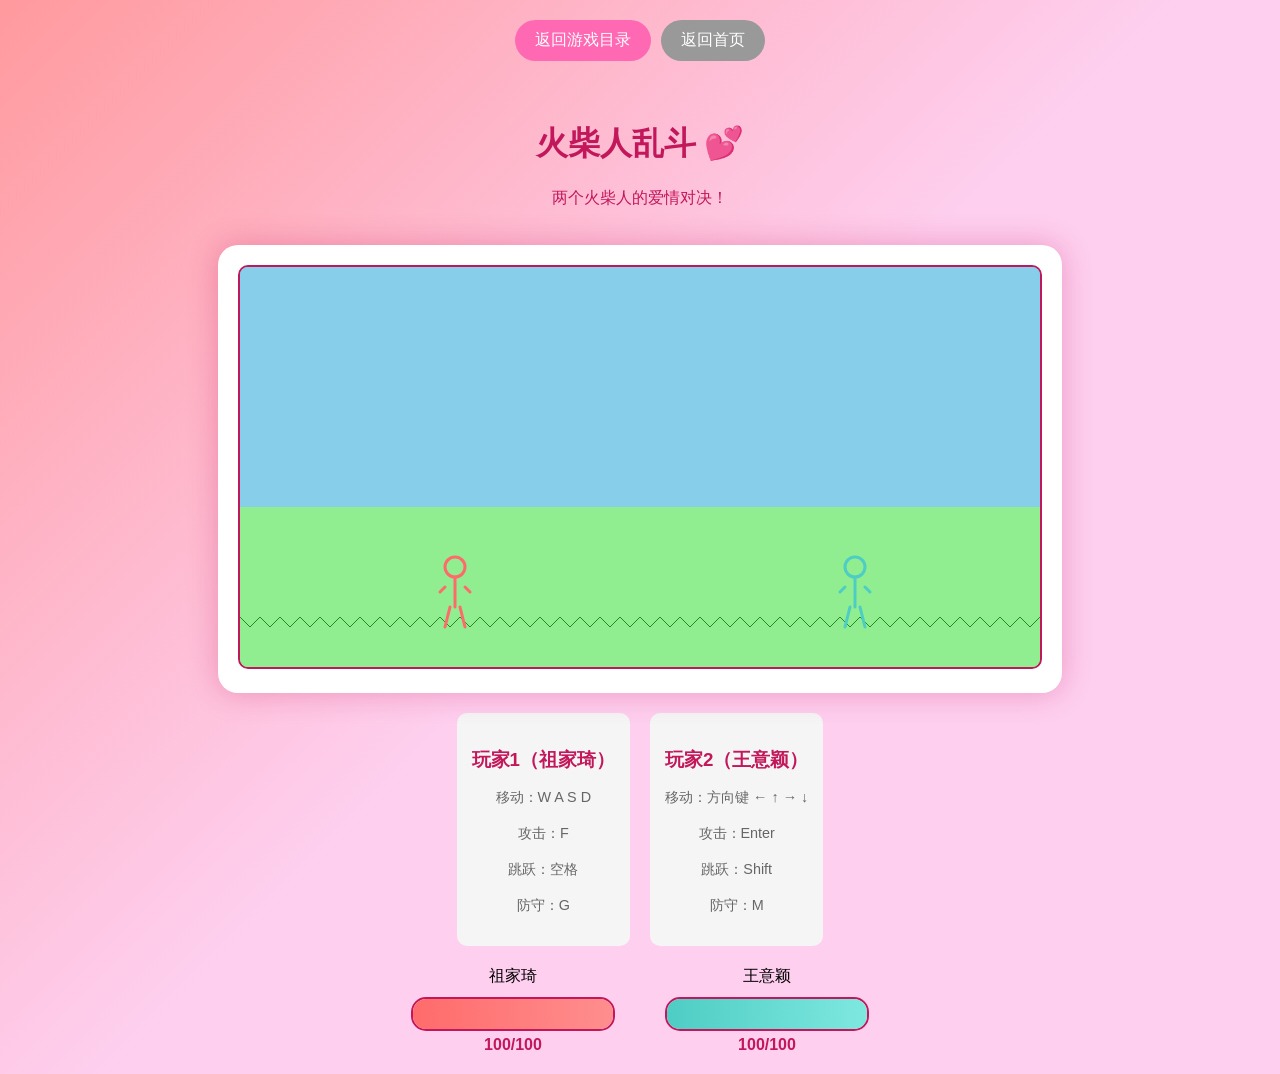
<file: love-stickman-battle.html>
<!DOCTYPE html>
<html lang="zh-CN">
<head>
    <meta charset="UTF-8">
    <meta name="viewport" content="width=device-width, initial-scale=1.0">
    <title>火柴人乱斗 - 祖家琦 ❤️ 王意颖</title>
    <style>
        body {
            font-family: 'Segoe UI', 'Microsoft YaHei', sans-serif;
            background: linear-gradient(135deg, #ff9a9e 0%, #fecfef 50%, #fecfef 100%);
            min-height: 100vh;
            display: flex;
            flex-direction: column;
            align-items: center;
            padding: 20px;
            margin: 0;
        }

        .header {
            text-align: center;
            margin-bottom: 20px;
            color: #c2185b;
        }

        .back-button {
            display: inline-block;
            padding: 10px 20px;
            background: #ff69b4;
            color: white;
            text-decoration: none;
            border-radius: 25px;
            margin-bottom: 20px;
            transition: all 0.3s ease;
        }

        .back-button:hover {
            background: #ff1493;
            transform: scale(1.05);
        }

        .game-container {
            background: white;
            padding: 20px;
            border-radius: 20px;
            box-shadow: 0 0 30px rgba(194, 24, 91, 0.3);
            position: relative;
        }

        #gameCanvas {
            border: 2px solid #c2185b;
            border-radius: 10px;
            background: linear-gradient(to bottom, #87CEEB 0%, #87CEEB 60%, #90EE90 60%, #90EE90 100%);
        }

        .controls {
            display: flex;
            justify-content: space-around;
            margin-top: 20px;
            gap: 20px;
        }

        .player-controls {
            background: #f5f5f5;
            padding: 15px;
            border-radius: 10px;
            text-align: center;
        }

        .player-controls h3 {
            color: #c2185b;
            margin-bottom: 10px;
        }

        .control-info {
            font-size: 0.9rem;
            color: #666;
            line-height: 1.5;
        }

        .game-stats {
            display: flex;
            justify-content: center;
            gap: 50px;
            margin-top: 20px;
        }

        .player-health {
            text-align: center;
        }

        .health-bar {
            width: 200px;
            height: 30px;
            background: #f0f0f0;
            border: 2px solid #c2185b;
            border-radius: 15px;
            overflow: hidden;
            margin-top: 10px;
        }

        .health-fill {
            height: 100%;
            transition: width 0.3s ease;
        }

        .player1-health {
            background: linear-gradient(90deg, #ff6b6b, #ff8e8e);
        }

        .player2-health {
            background: linear-gradient(90deg, #4ecdc4, #7ee8df);
        }

        .health-text {
            margin-top: 5px;
            font-weight: bold;
            color: #c2185b;
        }

        .message {
            position: fixed;
            top: 50%;
            left: 50%;
            transform: translate(-50%, -50%);
            background: white;
            padding: 30px 50px;
            border-radius: 20px;
            box-shadow: 0 0 30px rgba(0, 0, 0, 0.5);
            text-align: center;
            font-size: 2rem;
            color: #c2185b;
            display: none;
            z-index: 1000;
        }

        .message button {
            margin-top: 20px;
            padding: 10px 30px;
            background: #ff69b4;
            color: white;
            border: none;
            border-radius: 20px;
            cursor: pointer;
            font-size: 1.1rem;
            transition: all 0.3s ease;
        }

        .message button:hover {
            background: #ff1493;
            transform: scale(1.05);
        }

        .love-icon {
            color: #c2185b;
            animation: heartbeat 1.5s infinite;
        }

        @keyframes heartbeat {
            0% { transform: scale(1); }
            50% { transform: scale(1.2); }
            100% { transform: scale(1); }
        }

        .combo-indicator {
            position: absolute;
            font-size: 1.5rem;
            font-weight: bold;
            color: #ff1493;
            text-shadow: 2px 2px 4px rgba(0, 0, 0, 0.3);
            display: none;
            z-index: 100;
        }
    </style>
</head>
<body>
    <div style="display: flex; gap: 10px; margin-bottom: 20px;">
        <a href="games.html" class="back-button">返回游戏目录</a>
        <a href="index.html" class="back-button" style="background: #999;">返回首页</a>
    </div>

    <div class="header">
        <h1>火柴人乱斗 <span class="love-icon">💕</span></h1>
        <p>两个火柴人的爱情对决！</p>
    </div>

    <div class="game-container">
        <canvas id="gameCanvas" width="800" height="400"></canvas>

        <div class="combo-indicator" id="comboIndicator"></div>
    </div>

    <div class="controls">
        <div class="player-controls">
            <h3>玩家1（祖家琦）</h3>
            <div class="control-info">
                <p>移动：W A S D</p>
                <p>攻击：F</p>
                <p>跳跃：空格</p>
                <p>防守：G</p>
            </div>
        </div>
        <div class="player-controls">
            <h3>玩家2（王意颖）</h3>
            <div class="control-info">
                <p>移动：方向键 ← ↑ → ↓</p>
                <p>攻击：Enter</p>
                <p>跳跃：Shift</p>
                <p>防守：M</p>
            </div>
        </div>
    </div>

    <div class="game-stats">
        <div class="player-health">
            <div>祖家琦</div>
            <div class="health-bar">
                <div class="health-fill player1-health" id="player1Health" style="width: 100%"></div>
            </div>
            <div class="health-text" id="player1HealthText">100/100</div>
        </div>
        <div class="player-health">
            <div>王意颖</div>
            <div class="health-bar">
                <div class="health-fill player2-health" id="player2Health" style="width: 100%"></div>
            </div>
            <div class="health-text" id="player2HealthText">100/100</div>
        </div>
    </div>

    <div class="message" id="gameMessage">
        <div id="messageText"></div>
        <button onclick="resetGame()">再来一局</button>
    </div>

    <script>
        const canvas = document.getElementById('gameCanvas');
        const ctx = canvas.getContext('2d');
        const message = document.getElementById('gameMessage');
        const messageText = document.getElementById('messageText');
        const comboIndicator = document.getElementById('comboIndicator');

        // 游戏状态
        let gameRunning = true;
        let keys = {};

        // 玩家类
        class Stickman {
            constructor(x, y, color, controls, name) {
                this.x = x;
                this.y = y;
                this.width = 30;
                this.height = 60;
                this.color = color;
                this.controls = controls;
                this.name = name;
                this.health = 100;
                this.maxHealth = 100;
                this.velocityX = 0;
                this.velocityY = 0;
                this.isJumping = false;
                this.isAttacking = false;
                this.isDefending = false;
                this.facing = 1; // 1为右，-1为左
                this.combo = 0;
                this.attackCooldown = 0;
                this.hitCooldown = 0;
                this.defendCooldown = 0;
            }

            update() {
                // 移动
                if (keys[this.controls.left]) {
                    this.velocityX = -5;
                    this.facing = -1;
                } else if (keys[this.controls.right]) {
                    this.velocityX = 5;
                    this.facing = 1;
                } else {
                    this.velocityX *= 0.8; // 摩擦力
                }

                // 跳跃
                if (keys[this.controls.jump] && !this.isJumping) {
                    this.velocityY = -15;
                    this.isJumping = true;
                }

                // 攻击
                if (keys[this.controls.attack] && this.attackCooldown <= 0) {
                    this.isAttacking = true;
                    this.attackCooldown = 30;
                    this.checkAttack();
                }

                // 防守
                if (keys[this.controls.defend] && this.defendCooldown <= 0) {
                    this.isDefending = true;
                    this.defendCooldown = 60;
                } else {
                    this.isDefending = false;
                }

                // 重力
                this.velocityY += 0.8;

                // 更新位置
                this.x += this.velocityX;
                this.y += this.velocityY;

                // 边界检测
                if (this.x < 0) this.x = 0;
                if (this.x + this.width > canvas.width) this.x = canvas.width - this.width;

                // 地面检测
                if (this.y + this.height > canvas.height - 50) {
                    this.y = canvas.height - 50 - this.height;
                    this.velocityY = 0;
                    this.isJumping = false;
                }

                // 更新冷却
                if (this.attackCooldown > 0) this.attackCooldown--;
                if (this.hitCooldown > 0) this.hitCooldown--;
                if (this.defendCooldown > 0) this.defendCooldown--;
                if (this.isAttacking && this.attackCooldown < 20) {
                    this.isAttacking = false;
                }
            }

            draw() {
                ctx.save();
                ctx.translate(this.x + this.width/2, this.y + this.height/2);
                ctx.scale(this.facing, 1);

                // 火柴人身体
                ctx.strokeStyle = this.color;
                ctx.lineWidth = 3;
                ctx.lineCap = 'round';

                // 头
                ctx.beginPath();
                ctx.arc(0, -20, 10, 0, Math.PI * 2);
                ctx.stroke();

                // 身体
                ctx.beginPath();
                ctx.moveTo(0, -10);
                ctx.lineTo(0, 20);
                ctx.stroke();

                // 左臂
                ctx.beginPath();
                ctx.moveTo(-10, 0);
                if (this.isAttacking && this.facing === 1) {
                    ctx.lineTo(-20, -10);
                } else {
                    ctx.lineTo(-15, 5);
                }
                ctx.stroke();

                // 右臂
                ctx.beginPath();
                ctx.moveTo(10, 0);
                if (this.isAttacking && this.facing === 1) {
                    ctx.lineTo(20, -10);
                } else if (this.isDefending) {
                    ctx.lineTo(20, 10);
                } else {
                    ctx.lineTo(15, 5);
                }
                ctx.stroke();

                // 左腿
                ctx.beginPath();
                ctx.moveTo(-5, 20);
                ctx.lineTo(-10, 40);
                ctx.stroke();

                // 右腿
                ctx.beginPath();
                ctx.moveTo(5, 20);
                ctx.lineTo(10, 40);
                ctx.stroke();

                // 绘制防御盾牌效果
                if (this.isDefending) {
                    ctx.fillStyle = 'rgba(255, 255, 255, 0.5)';
                    ctx.beginPath();
                    ctx.arc(0, 0, 25, 0, Math.PI * 2);
                    ctx.fill();
                }

                ctx.restore();
            }

            checkAttack() {
                const attackRange = 50;
                const other = this === player1 ? player2 : player1;
                const distance = Math.abs(this.x - other.x);

                if (distance < attackRange) {
                    const damage = 10 + this.combo * 2;
                    other.takeDamage(damage);
                    this.combo++;

                    // 显示连击
                    if (this.combo > 1) {
                        showCombo(this.x + this.width/2, this.y - 50, `${this.combo}连击!`);
                    }
                } else {
                    this.combo = 0;
                }
            }

            takeDamage(damage) {
                if (this.hitCooldown > 0) return;

                // 如果在防御状态，减少伤害
                let actualDamage = damage;
                if (this.isDefending) {
                    actualDamage = Math.floor(damage * 0.3); // 防御减少70%伤害
                }

                this.health -= actualDamage;
                this.hitCooldown = 20;

                if (this.health <= 0) {
                    this.health = 0;
                    gameRunning = false;
                }

                updateHealthBars();
            }
        }

        // 创建玩家
        const player1 = new Stickman(200, 100, '#ff6b6b', {
            left: 'a',
            right: 'd',
            jump: ' ',
            attack: 'f',
            defend: 'g'
        }, '祖家琦');

        const player2 = new Stickman(600, 100, '#4ecdc4', {
            left: 'ArrowLeft',
            right: 'ArrowRight',
            jump: 'Shift',
            attack: 'Enter',
            defend: 'm'
        }, '王意颖');

        // 显示连击
        function showCombo(x, y, text) {
            comboIndicator.textContent = text;
            comboIndicator.style.left = x + 'px';
            comboIndicator.style.top = y + 'px';
            comboIndicator.style.display = 'block';

            setTimeout(() => {
                comboIndicator.style.display = 'none';
            }, 1000);
        }

        // 更新血条
        function updateHealthBars() {
            const player1HealthPercent = (player1.health / player1.maxHealth) * 100;
            const player2HealthPercent = (player2.health / player2.maxHealth) * 100;

            document.getElementById('player1Health').style.width = player1HealthPercent + '%';
            document.getElementById('player2Health').style.width = player2HealthPercent + '%';
            document.getElementById('player1HealthText').textContent = `${player1.health}/${player1.maxHealth}`;
            document.getElementById('player2HealthText').textContent = `${player2.health}/${player2.maxHealth}`;
        }

        // 绘制地面
        function drawGround() {
            ctx.fillStyle = '#90EE90';
            ctx.fillRect(0, canvas.height - 50, canvas.width, 50);

            // 草地纹理
            ctx.strokeStyle = '#228B22';
            ctx.lineWidth = 1;
            for (let i = 0; i < canvas.width; i += 20) {
                ctx.beginPath();
                ctx.moveTo(i, canvas.height - 50);
                ctx.lineTo(i + 10, canvas.height - 40);
                ctx.lineTo(i + 20, canvas.height - 50);
                ctx.stroke();
            }
        }

        // 游戏循环
        function gameLoop() {
            if (!gameRunning) return;

            // 清空画布
            ctx.clearRect(0, 0, canvas.width, canvas.height);

            // 绘制背景
            const gradient = ctx.createLinearGradient(0, 0, 0, canvas.height);
            gradient.addColorStop(0, '#87CEEB');
            gradient.addColorStop(0.6, '#87CEEB');
            gradient.addColorStop(0.6, '#90EE90');
            gradient.addColorStop(1, '#90EE90');
            ctx.fillStyle = gradient;
            ctx.fillRect(0, 0, canvas.width, canvas.height);

            // 绘制地面
            drawGround();

            // 更新和绘制玩家
            player1.update();
            player2.update();
            player1.draw();
            player2.draw();
        }

        // 键盘事件
        document.addEventListener('keydown', (e) => {
            keys[e.key] = true;
        });

        document.addEventListener('keyup', (e) => {
            keys[e.key] = false;
        });

        // 重置游戏
        function resetGame() {
            gameRunning = true;
            player1.health = player1.maxHealth;
            player2.health = player2.maxHealth;
            player1.x = 200;
            player1.y = 100;
            player2.x = 600;
            player2.y = 100;
            player1.velocityX = 0;
            player1.velocityY = 0;
            player2.velocityX = 0;
            player2.velocityY = 0;
            player1.combo = 0;
            player2.combo = 0;
            player1.attackCooldown = 0;
            player2.attackCooldown = 0;
            player1.hitCooldown = 0;
            player2.hitCooldown = 0;
            player1.defendCooldown = 0;
            player2.defendCooldown = 0;
            player1.isDefending = false;
            player2.isDefending = false;

            updateHealthBars();
            message.style.display = 'none';
        }

        // 检查游戏结束
        setInterval(() => {
            if (!gameRunning) {
                const winner = player1.health === 0 ? '王意颖' : '祖家琦';
                messageText.textContent = `${winner} 获胜！`;
                message.style.display = 'block';
            }
        }, 100);

        // 开始游戏循环
        setInterval(gameLoop, 1000/60); // 60 FPS
    </script>
</body>
</html>
</file>
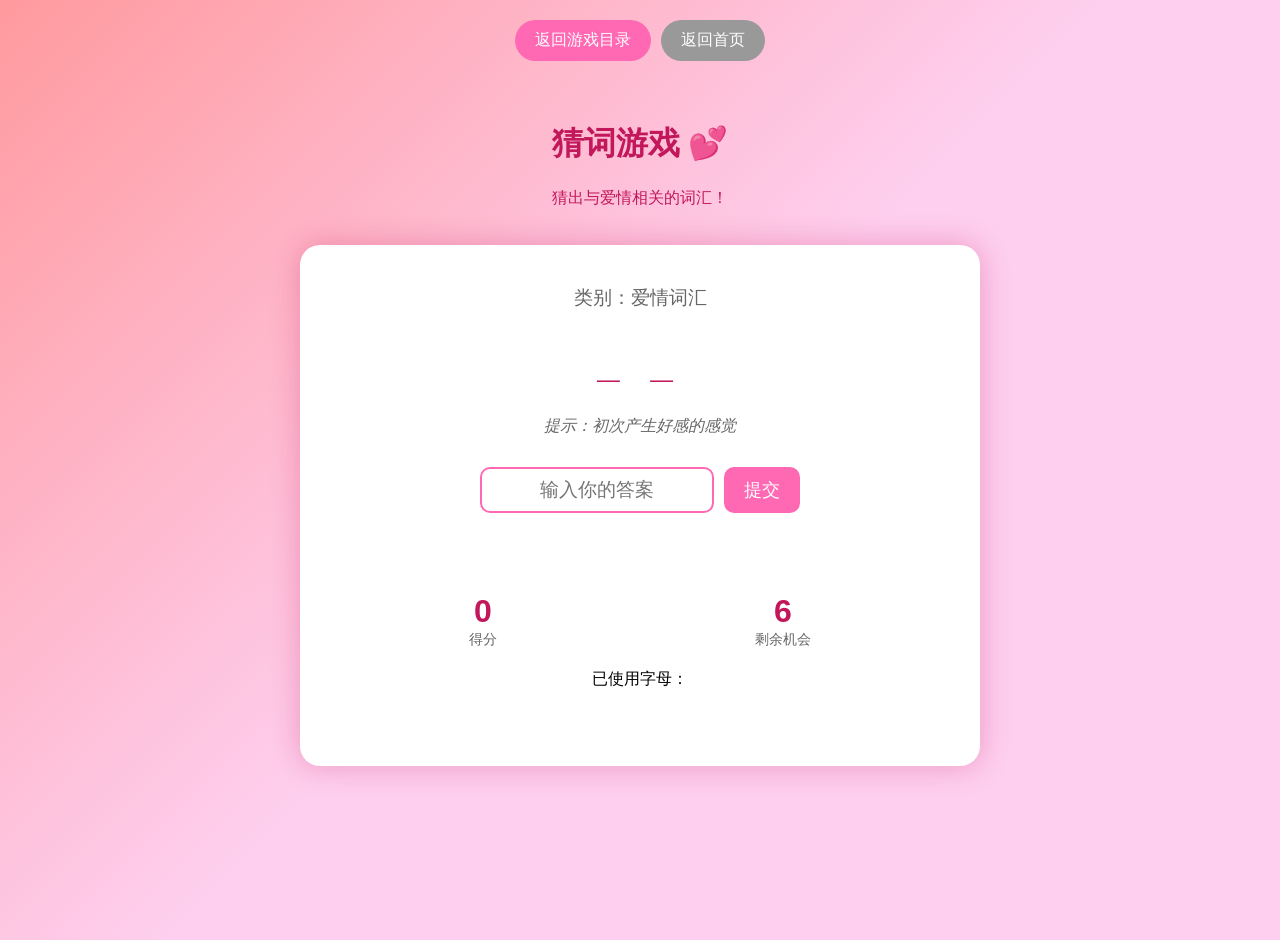
<file: love-word-game.html>
<!DOCTYPE html>
<html lang="zh-CN">
<head>
    <meta charset="UTF-8">
    <meta name="viewport" content="width=device-width, initial-scale=1.0">
    <title>猜词游戏 - 祖家琦 ❤️ 王意颖</title>
    <style>
        body {
            font-family: 'Segoe UI', 'Microsoft YaHei', sans-serif;
            background: linear-gradient(135deg, #ff9a9e 0%, #fecfef 50%, #fecfef 100%);
            min-height: 100vh;
            display: flex;
            flex-direction: column;
            align-items: center;
            padding: 20px;
            margin: 0;
        }

        .header {
            text-align: center;
            margin-bottom: 20px;
            color: #c2185b;
        }

        .back-button {
            display: inline-block;
            padding: 10px 20px;
            background: #ff69b4;
            color: white;
            text-decoration: none;
            border-radius: 25px;
            margin-bottom: 20px;
            transition: all 0.3s ease;
        }

        .back-button:hover {
            background: #ff1493;
            transform: scale(1.05);
        }

        .game-container {
            background: white;
            padding: 40px;
            border-radius: 20px;
            box-shadow: 0 0 30px rgba(194, 24, 91, 0.3);
            max-width: 600px;
            width: 100%;
        }

        .category {
            text-align: center;
            font-size: 1.2rem;
            color: #666;
            margin-bottom: 10px;
        }

        .word-display {
            font-size: 2.5rem;
            text-align: center;
            letter-spacing: 10px;
            margin: 30px 0;
            color: #c2185b;
            font-weight: bold;
        }

        .hint {
            text-align: center;
            color: #666;
            margin-bottom: 30px;
            font-style: italic;
        }

        .input-area {
            display: flex;
            justify-content: center;
            gap: 10px;
            margin-bottom: 30px;
        }

        .word-input {
            padding: 10px 15px;
            font-size: 1.2rem;
            border: 2px solid #ff69b4;
            border-radius: 10px;
            width: 200px;
            text-align: center;
        }

        .submit-btn {
            padding: 10px 20px;
            background: #ff69b4;
            color: white;
            border: none;
            border-radius: 10px;
            cursor: pointer;
            font-size: 1.1rem;
            transition: all 0.3s ease;
        }

        .submit-btn:hover {
            background: #ff1493;
            transform: scale(1.05);
        }

        .submit-btn:disabled {
            background: #ccc;
            cursor: not-allowed;
            transform: none;
        }

        .stats {
            display: flex;
            justify-content: space-around;
            margin: 20px 0;
        }

        .stat-item {
            text-align: center;
        }

        .stat-value {
            font-size: 2rem;
            font-weight: bold;
            color: #c2185b;
        }

        .stat-label {
            font-size: 0.9rem;
            color: #666;
        }

        .message {
            text-align: center;
            margin: 20px 0;
            font-size: 1.1rem;
            min-height: 30px;
        }

        .correct {
            color: #4caf50;
        }

        .wrong {
            color: #f44336;
        }

        .used-letters {
            text-align: center;
            margin: 20px 0;
        }

        .letters {
            display: flex;
            flex-wrap: wrap;
            justify-content: center;
            gap: 5px;
            margin-top: 10px;
        }

        .letter {
            width: 35px;
            height: 35px;
            display: flex;
            align-items: center;
            justify-content: center;
            background: #f5f5f5;
            border: 1px solid #ddd;
            border-radius: 5px;
            font-weight: bold;
        }

        .letter.wrong {
            background: #ffebee;
            color: #f44336;
        }

        .letter.correct {
            background: #e8f5e9;
            color: #4caf50;
        }

        .love-icon {
            color: #c2185b;
            animation: heartbeat 1.5s infinite;
        }

        @keyframes heartbeat {
            0% { transform: scale(1); }
            50% { transform: scale(1.2); }
            100% { transform: scale(1); }
        }

        .game-over {
            text-align: center;
            margin-top: 30px;
            padding: 20px;
            background: #f5f5f5;
            border-radius: 15px;
            display: none;
        }

        .custom-word-area {
            background: #f9f9f9;
            padding: 20px;
            border-radius: 15px;
            margin: 20px 0;
        }

        .section-title {
            text-align: center;
            color: #c2185b;
            margin-bottom: 15px;
            font-size: 1.2rem;
            font-weight: bold;
        }

        .new-game-btn {
            padding: 10px 30px;
            background: #ff69b4;
            color: white;
            border: none;
            border-radius: 20px;
            cursor: pointer;
            font-size: 1.1rem;
            margin-top: 15px;
            transition: all 0.3s ease;
        }

        .new-game-btn:hover {
            background: #ff1493;
            transform: scale(1.05);
        }
    </style>
</head>
<body>
    <div style="display: flex; gap: 10px; margin-bottom: 20px;">
        <a href="games.html" class="back-button">返回游戏目录</a>
        <a href="index.html" class="back-button" style="background: #999;">返回首页</a>
    </div>

    <div class="header">
        <h1>猜词游戏 <span class="love-icon">💕</span></h1>
        <p>猜出与爱情相关的词汇！</p>
    </div>

    <div class="game-container">
        <div class="category" id="category">类别：爱情词汇</div>
        <div class="word-display" id="wordDisplay"></div>
        <div class="hint" id="hint"></div>

        <div class="input-area">
            <input type="text" class="word-input" id="guessInput" placeholder="输入你的答案" maxlength="10">
            <button class="submit-btn" id="submitBtn">提交</button>
        </div>

        <div class="message" id="message"></div>

        <div class="stats">
            <div class="stat-item">
                <div class="stat-value" id="score">0</div>
                <div class="stat-label">得分</div>
            </div>
            <div class="stat-item">
                <div class="stat-value" id="remaining">6</div>
                <div class="stat-label">剩余机会</div>
            </div>
        </div>

        <div class="custom-word-area" id="customWordArea" style="display: none;">
            <div class="section-title">自定义猜词</div>
            <div style="display: flex; gap: 10px; justify-content: center; align-items: center; flex-wrap: wrap;">
                <input type="text" id="customWordInput" placeholder="输入词汇" class="word-input" maxlength="10">
                <input type="text" id="customHintInput" placeholder="输入提示" class="word-input" maxlength="30">
                <button class="submit-btn" onclick="setCustomWord()">设置词汇</button>
            </div>
            <button class="submit-btn" onclick="toggleCustomMode()" style="margin-top: 10px;">
                <span id="customModeText">开启自定义模式</span>
            </button>
        </div>

        <div class="used-letters">
            <p>已使用字母：</p>
            <div class="letters" id="usedLetters"></div>
        </div>

        <div class="game-over" id="gameOver">
            <h2 id="gameOverTitle"></h2>
            <p id="gameOverMessage"></p>
            <button class="new-game-btn" onclick="initGame()">开始新游戏</button>
        </div>
    </div>

    <script>
        // 词汇库
        const words = [
            { word: '爱情', hint: '两个人之间的深厚感情' },
            { word: '恋人', hint: '正在恋爱中的男女' },
            { word: '甜蜜', hint: '爱情带来的美好感受' },
            { word: '约会', hint: '男女约会见面的活动' },
            { word: '心动', hint: '初次产生好感的感觉' },
            { word: '拥抱', hint: '表达爱意的亲密动作' },
            { word: '告白', hint: '向对方表达爱意' },
            { word: '浪漫', hint: '充满爱意的美好氛围' },
            { word: '思念', hint: '对远方恋人的想念' },
            { word: '承诺', hint: '对爱情的长久保证' },
            { word: '牵手', hint: '恋人间的亲密接触' },
            { word: '求婚', hint: '请求对方结婚' },
            { word: '婚礼', hint: '结婚典礼' },
            { word: '礼物', hint: '表达心意的物品' },
            { word: '情人节', hint: '西方的恋爱节日' },
            { word: '纪念日', hint: '值得纪念的特殊日子' },
            { word: '拥抱', hint: '温暖的亲密接触' },
            { word: '亲吻', hint: '表达爱意的亲吻' },
            { word: '初恋', hint: '第一次的恋爱' },
            { word: '热恋', hint: '非常投入的恋爱状态' }
        ];

        let currentWord = '';
        let currentHint = '';
        let guessedLetters = [];
        let remainingAttempts = 6;
        let score = 0;
        let gameOver = false;
        let isCustomMode = false;

        const wordDisplay = document.getElementById('wordDisplay');
        const hint = document.getElementById('hint');
        const guessInput = document.getElementById('guessInput');
        const submitBtn = document.getElementById('submitBtn');
        const message = document.getElementById('message');
        const scoreElement = document.getElementById('score');
        const remainingElement = document.getElementById('remaining');
        const usedLettersElement = document.getElementById('usedLetters');
        const gameOverDiv = document.getElementById('gameOver');
        const gameOverTitle = document.getElementById('gameOverTitle');
        const gameOverMessage = document.getElementById('gameOverMessage');

        // 初始化游戏
        function initGame() {
            if (!isCustomMode) {
                const randomIndex = Math.floor(Math.random() * words.length);
                currentWord = words[randomIndex].word;
                currentHint = words[randomIndex].hint;
            }

            guessedLetters = [];
            remainingAttempts = 6;
            gameOver = false;

            wordDisplay.textContent = '_ '.repeat(currentWord.length);
            hint.textContent = `提示：${currentHint}`;
            guessInput.value = '';
            guessInput.disabled = false;
            submitBtn.disabled = false;
            message.textContent = '';
            message.className = 'message';
            scoreElement.textContent = score;
            remainingElement.textContent = remainingAttempts;
            usedLettersElement.innerHTML = '';
            gameOverDiv.style.display = 'none';

            // 添加输入事件监听
            guessInput.addEventListener('keypress', (e) => {
                if (e.key === 'Enter') {
                    checkGuess();
                }
            });
        }

        // 检查猜测
        function checkGuess() {
            if (gameOver) return;

            const guess = guessInput.value.trim();

            if (guess.length === 0) {
                message.textContent = '请输入答案！';
                message.className = 'message wrong';
                return;
            }

            if (guess === currentWord) {
                // 猜对了
                score += remainingAttempts * 10;
                scoreElement.textContent = score;
                wordDisplay.textContent = currentWord.split('').join(' ');
                message.textContent = '🎉 恭喜你，猜对了！';
                message.className = 'message correct';
                endGame(true);
            } else {
                // 猜错了
                message.textContent = '❌ 答案不对，再试试！';
                message.className = 'message wrong';
                guessInput.value = '';

                // 检查是否使用了新的字母
                if (!guessedLetters.includes(guess)) {
                    guessedLetters.push(guess);
                    updateUsedLetters();
                    remainingAttempts--;
                    remainingElement.textContent = remainingAttempts;

                    if (remainingAttempts === 0) {
                        // 游戏结束
                        wordDisplay.textContent = currentWord.split('').join(' ');
                        message.textContent = '😢 游戏结束！';
                        message.className = 'message wrong';
                        endGame(false);
                    }
                }
            }
        }

        // 更新已使用字母显示
        function updateUsedLetters() {
            usedLettersElement.innerHTML = '';
            guessedLetters.forEach(letter => {
                const letterDiv = document.createElement('div');
                letterDiv.className = 'letter wrong';
                letterDiv.textContent = letter;
                usedLettersElement.appendChild(letterDiv);
            });
        }

        // 切换自定义模式
        function toggleCustomMode() {
            const customArea = document.getElementById('customWordArea');
            const customModeText = document.getElementById('customModeText');

            if (customArea.style.display === 'none') {
                customArea.style.display = 'block';
                customModeText.textContent = '关闭自定义模式';
            } else {
                customArea.style.display = 'none';
                customModeText.textContent = '开启自定义模式';
                isCustomMode = false;
            }
        }

        // 设置自定义词汇
        function setCustomWord() {
            const customWord = document.getElementById('customWordInput').value.trim();
            const customHint = document.getElementById('customHintInput').value.trim();

            if (!customWord || !customHint) {
                message.textContent = '请输入词汇和提示！';
                message.className = 'message wrong';
                return;
            }

            currentWord = customWord;
            currentHint = customHint;
            isCustomMode = true;

            document.getElementById('customWordInput').value = '';
            document.getElementById('customHintInput').value = '';

            message.textContent = '自定义词汇已设置！';
            message.className = 'message correct';

            setTimeout(() => {
                message.textContent = '';
            }, 2000);
        }

        // 结束游戏
        function endGame(won) {
            gameOver = true;
            guessInput.disabled = true;
            submitBtn.disabled = true;

            setTimeout(() => {
                gameOverDiv.style.display = 'block';
                if (won) {
                    gameOverTitle.textContent = '🎉 恭喜获胜！';
                    gameOverMessage.textContent = `你成功猜出了"${currentWord}"！获得 ${remainingAttempts * 10} 分！`;
                } else {
                    gameOverTitle.textContent = '😢 游戏结束';
                    gameOverMessage.textContent = `正确答案是"${currentWord}"，下次加油！`;
                }

                // 重新显示自定义模式选项
                document.getElementById('customWordArea').style.display = 'block';
            }, 1000);
        }

        // 提交按钮点击事件
        submitBtn.addEventListener('click', checkGuess);

        // 开始游戏
        initGame();
    </script>
</body>
</html>
</file>
<file: styles.css>
/* 全局样式 */
* {
    margin: 0;
    padding: 0;
    box-sizing: border-box;
}

body {
    font-family: 'Segoe UI', 'Microsoft YaHei', sans-serif;
    background: linear-gradient(135deg, #ff9a9e 0%, #fecfef 50%, #fecfef 100%);
    min-height: 100vh;
    overflow-x: hidden;
    position: relative;
}

/* 飘动的心形背景 */
.heart-background {
    position: fixed;
    top: 0;
    left: 0;
    width: 100%;
    height: 100%;
    pointer-events: none;
    z-index: 0;
}

.floating-heart {
    position: absolute;
    font-size: 2rem;
    opacity: 0.6;
    animation: floatUp 8s ease-in-out infinite;
    will-change: transform, opacity;
    backface-visibility: hidden;
}

@keyframes floatUp {
    0% {
        transform: translateY(100vh) rotate(0deg);
        opacity: 0;
    }
    10% {
        opacity: 0.6;
    }
    90% {
        opacity: 0.6;
    }
    100% {
        transform: translateY(-100px) rotate(360deg);
        opacity: 0;
    }
}

/* 移动端动画性能优化 */
@media (prefers-reduced-motion: reduce) {
    /* 减少动画效果 */
    .floating-heart {
        display: none;
    }

    .name-gradient {
        animation: none;
    }

    .big-heart {
        animation: none;
    }

    .music-btn.playing {
        animation: none;
    }

    .reminder-card.celebrate {
        animation: none;
    }

    #daysCounter, #hoursCounter, #minutesCounter, #secondsCounter {
        animation: none;
    }
}

@media (max-width: 768px) {
    /* 移动端减少动画复杂度 */
    .floating-heart {
        animation-duration: 12s;
        animation-timing-function: linear;
    }

    @keyframes floatUp {
        0% {
            transform: translateY(100vh) translateZ(0);
            opacity: 0;
        }
        10% {
            opacity: 0.5;
        }
        90% {
            opacity: 0.5;
        }
        100% {
            transform: translateY(-100px) translateZ(0);
            opacity: 0;
        }
    }
}

/* 容器 */
.container {
    position: relative;
    z-index: 1;
    max-width: 1200px;
    margin: 0 auto;
    padding: 20px;
}

/* 主页样式 */
.hero-section {
    text-align: center;
    padding: 60px 20px;
    background: rgba(255, 255, 255, 0.85);
    border-radius: 20px;
    box-shadow: 0 10px 40px rgba(255, 105, 180, 0.2);
    backdrop-filter: blur(10px);
    animation: fadeInUp 1s ease-out;
}

@keyframes fadeInUp {
    from {
        opacity: 0;
        transform: translateY(30px);
    }
    to {
        opacity: 1;
        transform: translateY(0);
    }
}

.couple-names {
    display: flex;
    align-items: center;
    justify-content: center;
    gap: 30px;
    margin-bottom: 40px;
    flex-wrap: wrap;
}

.name-gradient {
    font-size: 3rem;
    font-weight: bold;
    background: linear-gradient(45deg, #ff6b95, #ff8fab, #ffb3c6);
    -webkit-background-clip: text;
    -webkit-text-fill-color: transparent;
    background-clip: text;
    animation: pulse 2s ease-in-out infinite;
    transition: all 0.3s ease;
}

.name-gradient:hover {
    animation: jump 0.5s ease;
}

@keyframes pulse {
    0%, 100% {
        transform: scale(1);
    }
    50% {
        transform: scale(1.05);
    }
}

@keyframes jump {
    0% {
        transform: translateY(0) scale(1);
    }
    50% {
        transform: translateY(-10px) scale(1.1);
    }
    100% {
        transform: translateY(0) scale(1);
    }
}

.heart-divider {
    display: flex;
    align-items: center;
    justify-content: center;
}

.big-heart {
    font-size: 3.5rem;
    animation: heartbeat 1.5s ease-in-out infinite;
    transition: all 0.3s ease;
}

.big-heart:hover {
    animation: jump 0.5s ease;
}

@keyframes heartbeat {
    0%, 100% {
        transform: scale(1);
    }
    25% {
        transform: scale(1.2);
    }
    50% {
        transform: scale(1);
    }
    75% {
        transform: scale(1.1);
    }
}

/* 恋爱日期显示 */
.love-date {
    margin: 30px 0;
    padding: 20px;
    background: linear-gradient(135deg, rgba(255, 192, 203, 0.3), rgba(255, 105, 180, 0.1));
    border-radius: 15px;
    border: 2px solid rgba(255, 105, 180, 0.2);
    transition: all 0.3s ease;
}

.love-date:hover {
    transform: translateY(-5px);
    box-shadow: 0 8px 20px rgba(255, 105, 180, 0.3);
}

.date-text {
    font-size: 1.2rem;
    color: #d63384;
    margin-bottom: 15px;
    font-weight: 500;
    transition: all 0.3s ease;
}

.date-text:hover {
    transform: translateX(5px);
}

.date-display {
    display: flex;
    align-items: center;
    justify-content: center;
    gap: 10px;
    flex-wrap: wrap;
}

.date-number {
    font-size: 2.5rem;
    font-weight: bold;
    color: #c2185b;
    text-shadow: 2px 2px 4px rgba(0, 0, 0, 0.1);
    transition: all 0.3s ease;
}

.date-number:hover {
    transform: scale(1.1);
}

.date-divider {
    font-size: 1.5rem;
    color: #e91e63;
    font-weight: 500;
    transition: all 0.3s ease;
}

.date-divider:hover {
    transform: scale(1.1);
}

/* 爱情计时器 */
.love-counter {
    margin: 30px 0;
    padding: 25px;
    background: linear-gradient(135deg, rgba(255, 182, 193, 0.4), rgba(255, 105, 180, 0.2));
    border-radius: 15px;
    border: 2px dashed rgba(255, 105, 180, 0.3);
    transition: all 0.3s ease;
}

.love-counter:hover {
    transform: translateY(-5px);
    box-shadow: 0 8px 20px rgba(255, 105, 180, 0.3);
}

.counter-text {
    font-size: 1.1rem;
    color: #ad1457;
    margin-bottom: 15px;
    font-weight: 500;
    transition: all 0.3s ease;
}

.counter-text:hover {
    transform: translateX(5px);
}

.counter-display {
    display: flex;
    align-items: center;
    justify-content: center;
    gap: 15px;
    flex-wrap: wrap;
}

#daysCounter, #hoursCounter, #minutesCounter, #secondsCounter {
    font-size: 2rem;
    font-weight: bold;
    color: #c2185b;
    min-width: 60px;
    display: inline-block;
    text-align: center;
    transition: all 0.3s ease;
}

#daysCounter:hover, #hoursCounter:hover, #minutesCounter:hover, #secondsCounter:hover {
    transform: scale(1.1);
}

.counter-label {
    font-size: 1rem;
    color: #e91e63;
    transition: all 0.3s ease;
}

.counter-label:hover {
    transform: scale(1.1);
}

/* 爱情宣言 */
.love-message {
    margin: 40px 0;
    padding: 20px;
    transition: all 0.3s ease;
}

.love-message:hover {
    transform: translateY(-5px);
    box-shadow: 0 8px 20px rgba(255, 105, 180, 0.2);
}

.message-text {
    font-size: 1.5rem;
    color: #c2185b;
    margin-bottom: 10px;
    font-weight: 600;
    font-style: italic;
    transition: all 0.3s ease;
}

.message-text:hover {
    transform: translateX(5px);
}

.message-subtext {
    font-size: 1.2rem;
    color: #e91e63;
    font-weight: 500;
    transition: all 0.3s ease;
}

.message-subtext:hover {
    transform: translateX(5px);
}

/* 导航按钮 */
.navigation {
    margin-top: 30px;
}

.nav-button {
    display: inline-flex;
    align-items: center;
    gap: 10px;
    padding: 15px 30px;
    background: linear-gradient(135deg, #ff6b95, #ff8fab);
    color: white;
    text-decoration: none;
    border-radius: 50px;
    font-size: 1.1rem;
    font-weight: 600;
    box-shadow: 0 4px 15px rgba(255, 105, 180, 0.4);
    transition: all 0.3s ease;
    border: none;
    cursor: pointer;
    touch-action: manipulation;
    -webkit-tap-highlight-color: transparent;
}

.nav-button:hover {
    transform: translateY(-3px);
    box-shadow: 0 6px 20px rgba(255, 105, 180, 0.6);
}

.button-icon {
    font-size: 1.5rem;
    transition: all 0.3s ease;
}

.button-icon:hover {
    transform: scale(1.2);
}

/* 日记页面样式 */
.diary-header {
    text-align: center;
    padding: 30px 20px;
    background: rgba(255, 255, 255, 0.9);
    border-radius: 20px;
    margin-bottom: 30px;
    box-shadow: 0 5px 20px rgba(255, 105, 180, 0.15);
}

.diary-title {
    font-size: 2.5rem;
    background: linear-gradient(45deg, #ff6b95, #ff8fab, #ffb3c6);
    -webkit-background-clip: text;
    -webkit-text-fill-color: transparent;
    background-clip: text;
    margin-bottom: 10px;
}

.diary-subtitle {
    color: #c2185b;
    font-size: 1.2rem;
    font-style: italic;
}

.back-nav {
    margin-top: 20px;
}

.back-button {
    display: inline-block;
    padding: 10px 20px;
    background: rgba(255, 105, 180, 0.1);
    color: #c2185b;
    text-decoration: none;
    border-radius: 25px;
    font-weight: 600;
    transition: all 0.3s ease;
    border: 2px solid rgba(255, 105, 180, 0.3);
}

.back-button:hover {
    background: rgba(255, 105, 180, 0.2);
    transform: translateY(-2px);
}

/* 日记内容布局 */
.diary-content {
    display: grid;
    grid-template-columns: 1fr 2fr;
    gap: 30px;
}

/* 日记表单 */
.diary-form-section {
    background: rgba(255, 255, 255, 0.95);
    border-radius: 20px;
    padding: 25px;
    box-shadow: 0 5px 20px rgba(255, 105, 180, 0.15);
    height: fit-content;
    position: sticky;
    top: 20px;
}

.form-header {
    margin-bottom: 20px;
    text-align: center;
}

.form-header h2 {
    color: #c2185b;
    font-size: 1.5rem;
}

.form-group {
    margin-bottom: 20px;
}

.form-label {
    display: block;
    margin-bottom: 8px;
    color: #ad1457;
    font-weight: 600;
    font-size: 0.95rem;
}

.form-input, .form-textarea {
    width: 100%;
    padding: 12px 15px;
    border: 2px solid #ffcdd2;
    border-radius: 10px;
    font-size: 1rem;
    font-family: inherit;
    transition: all 0.3s ease;
    background: rgba(255, 255, 255, 0.9);
    touch-action: manipulation;
}

.form-input:focus, .form-textarea:focus {
    outline: none;
    border-color: #ff6b95;
    box-shadow: 0 0 10px rgba(255, 105, 180, 0.2);
}

.form-textarea {
    resize: vertical;
    min-height: 120px;
}

.form-actions {
    display: flex;
    gap: 10px;
    margin-top: 25px;
}

.btn {
    flex: 1;
    padding: 12px 20px;
    border: none;
    border-radius: 25px;
    font-size: 1rem;
    font-weight: 600;
    cursor: pointer;
    transition: all 0.3s ease;
    font-family: inherit;
    touch-action: manipulation;
    -webkit-tap-highlight-color: transparent;
    min-height: 44px;
}

.btn-primary {
    background: linear-gradient(135deg, #ff6b95, #ff8fab);
    color: white;
    box-shadow: 0 4px 15px rgba(255, 105, 180, 0.3);
}

.btn-primary:hover {
    transform: translateY(-2px);
    box-shadow: 0 6px 20px rgba(255, 105, 180, 0.5);
}

.btn-secondary {
    background: #f8bbd0;
    color: #880e4f;
}

.btn-secondary:hover {
    background: #f48fb1;
}

.btn-danger {
    background: #ef5350;
    color: white;
}

.btn-danger:hover {
    background: #e53935;
}

/* 日记列表 */
.diary-list-section {
    background: rgba(255, 255, 255, 0.95);
    border-radius: 20px;
    padding: 25px;
    box-shadow: 0 5px 20px rgba(255, 105, 180, 0.15);
}

.list-header {
    display: flex;
    justify-content: space-between;
    align-items: center;
    margin-bottom: 20px;
    flex-wrap: wrap;
    gap: 10px;
}

.list-header h2 {
    color: #c2185b;
    font-size: 1.5rem;
}

.diary-count {
    background: linear-gradient(135deg, #ff6b95, #ff8fab);
    color: white;
    padding: 5px 15px;
    border-radius: 20px;
    font-size: 0.9rem;
    font-weight: 600;
}

.diary-list {
    display: flex;
    flex-direction: column;
    gap: 15px;
}

.diary-item {
    background: linear-gradient(135deg, rgba(255, 192, 203, 0.2), rgba(255, 255, 255, 0.8));
    border: 2px solid #ffcdd2;
    border-radius: 15px;
    padding: 20px;
    transition: all 0.3s ease;
    animation: slideIn 0.5s ease-out;
}

@keyframes slideIn {
    from {
        opacity: 0;
        transform: translateX(-20px);
    }
    to {
        opacity: 1;
        transform: translateX(0);
    }
}

.diary-item:hover {
    border-color: #ff6b95;
    box-shadow: 0 5px 15px rgba(255, 105, 180, 0.2);
    transform: translateY(-3px);
}

.diary-item-header {
    display: flex;
    justify-content: space-between;
    align-items: flex-start;
    margin-bottom: 15px;
    flex-wrap: wrap;
    gap: 10px;
}

.diary-title {
    font-size: 1.3rem;
    font-weight: 600;
    color: #c2185b;
    flex: 1;
}

.diary-date {
    background: rgba(255, 105, 180, 0.1);
    color: #ad1457;
    padding: 5px 12px;
    border-radius: 15px;
    font-size: 0.9rem;
    font-weight: 600;
}

.diary-content-text {
    color: #4a4a4a;
    line-height: 1.6;
    margin-bottom: 15px;
    white-space: pre-wrap;
}

.diary-actions {
    display: flex;
    gap: 10px;
    justify-content: flex-end;
}

/* ============ 编辑日记四区域布局 ============ */
.form-top-row {
    display: flex;
    gap: 15px;
    padding-bottom: 18px;
    border-bottom: 2px dashed #ffcdd2;
    margin-bottom: 18px;
}

.form-top-row .form-group {
    flex: 1;
    margin-bottom: 0;
}

.form-middle-row {
    display: flex;
    gap: 18px;
    padding-bottom: 18px;
    border-bottom: 2px dashed #ffcdd2;
    margin-bottom: 18px;
}

.diary-side {
    flex: 1;
    padding: 15px;
    border-radius: 12px;
    background: rgba(255, 255, 255, 0.6);
}

.girl-side {
    border: 2px dashed #ffb6c1;
    background: linear-gradient(135deg, rgba(255, 182, 193, 0.08), rgba(255, 255, 255, 0.6));
}

.boy-side {
    border: 2px dashed #87ceeb;
    background: linear-gradient(135deg, rgba(135, 206, 235, 0.08), rgba(255, 255, 255, 0.6));
}

.side-title {
    text-align: center;
    font-size: 1.15rem;
    font-weight: 600;
    margin-bottom: 15px;
    padding-bottom: 10px;
    border-bottom: 1px dashed rgba(0, 0, 0, 0.1);
}

.girl-side-title {
    color: #e91e63;
}

.boy-side-title {
    color: #1976d2;
}

.diary-side .form-group {
    margin-bottom: 15px;
}

.diary-side .mood-options {
    grid-template-columns: repeat(auto-fill, minmax(42px, 1fr));
    gap: 6px;
}

.diary-side .mood-btn {
    padding: 8px 4px;
    font-size: 1.2rem;
    flex-direction: row;
    justify-content: center;
    min-height: 40px;
}

.diary-side .mood-preview {
    margin-top: 12px;
    padding: 12px;
}

.diary-side .preview-emoji {
    font-size: 3rem;
    margin-bottom: 8px;
}

.diary-side .preview-text {
    font-size: 1rem;
}

.form-bottom-row {
    display: flex;
    gap: 12px;
    justify-content: center;
}

.form-bottom-row .btn {
    flex: 0 1 auto;
    min-width: 160px;
}

/* ============ 日记展示四层布局 ============ */
.diary-layer {
    padding: 12px 0;
    border-bottom: 1px dashed rgba(255, 105, 180, 0.15);
}

.diary-layer:last-of-type {
    border-bottom: none;
}

.girl-layer {
    padding-left: 12px;
    border-left: 3px solid #ffb6c1;
}

.boy-layer {
    padding-left: 12px;
    border-left: 3px solid #87ceeb;
}

.girl-text {
    color: #e91e63 !important;
    margin-bottom: 8px !important;
}

.boy-text {
    color: #1976d2 !important;
    margin-bottom: 8px !important;
}

.diary-mood-tag {
    display: inline-block;
    padding: 4px 12px;
    border-radius: 15px;
    font-size: 0.85rem;
    font-weight: 600;
}

.girl-mood {
    background: rgba(255, 182, 193, 0.25);
    color: #c2185b;
}

.boy-mood {
    background: rgba(135, 206, 235, 0.25);
    color: #1565c0;
}

/* 日记条目内第四层按钮保持右侧并排 */
.diary-item .diary-actions {
    padding-top: 12px;
    border-top: 1px dashed rgba(255, 105, 180, 0.15);
    margin-top: 4px;
}

.action-btn {
    padding: 8px 15px;
    border: none;
    border-radius: 20px;
    cursor: pointer;
    font-size: 0.9rem;
    font-weight: 600;
    transition: all 0.3s ease;
    font-family: inherit;
}

.edit-btn {
    background: #81c784;
    color: white;
}

.edit-btn:hover {
    background: #66bb6a;
}

.delete-btn {
    background: #ef5350;
    color: white;
}

.delete-btn:hover {
    background: #e53935;
}

/* 空状态 */
.empty-state {
    text-align: center;
    padding: 40px 20px;
    color: #ad1457;
}

.empty-icon {
    font-size: 4rem;
    margin-bottom: 15px;
}

.empty-text {
    font-size: 1.3rem;
    margin-bottom: 10px;
    font-weight: 600;
}

/* 游戏样式 */
.games-grid {
    display: grid;
    grid-template-columns: repeat(auto-fit, minmax(250px, 1fr));
    gap: 30px;
    margin-top: 30px;
}

.game-card {
    background: white;
    border-radius: 20px;
    padding: 30px;
    text-align: center;
    text-decoration: none;
    color: inherit;
    box-shadow: 0 5px 20px rgba(255, 105, 180, 0.15);
    transition: all 0.3s ease;
    border: 2px solid transparent;
}

.game-card:hover {
    transform: translateY(-5px);
    box-shadow: 0 10px 30px rgba(255, 105, 180, 0.3);
    border-color: #ff69b4;
}

.game-icon {
    font-size: 4rem;
    margin-bottom: 20px;
}

.game-card h3 {
    color: #c2185b;
    font-size: 1.5rem;
    margin-bottom: 15px;
}

.game-card p {
    color: #666;
    margin-bottom: 20px;
    line-height: 1.6;
}

.play-button {
    display: inline-block;
    padding: 10px 30px;
    background: linear-gradient(135deg, #ff6b95, #ff1493);
    color: white;
    border-radius: 25px;
    font-weight: 600;
    transition: all 0.3s ease;
}

.play-button:hover {
    transform: scale(1.05);
    box-shadow: 0 5px 15px rgba(255, 105, 180, 0.4);
}

/* 导航按钮样式 */
#gamesButton {
    background: white;
    color: #c2185b;
    border: 2px solid #ff69b4;
}

#gamesButton:hover {
    background: #ff69b4;
    color: white;
    transform: scale(1.05);
}

.empty-subtext {
    font-size: 1rem;
    opacity: 0.8;
}

/* 模态框 */
.modal {
    position: fixed;
    top: 0;
    left: 0;
    width: 100%;
    height: 100%;
    background: rgba(0, 0, 0, 0.5);
    display: flex;
    align-items: center;
    justify-content: center;
    z-index: 1000;
    animation: fadeIn 0.3s ease;
}

@keyframes fadeIn {
    from {
        opacity: 0;
    }
    to {
        opacity: 1;
    }
}

.modal-content {
    background: white;
    border-radius: 20px;
    padding: 30px;
    max-width: 400px;
    width: 90%;
    box-shadow: 0 10px 40px rgba(0, 0, 0, 0.2);
    animation: slideUp 0.3s ease;
}

@keyframes slideUp {
    from {
        transform: translateY(30px);
        opacity: 0;
    }
    to {
        transform: translateY(0);
        opacity: 1;
    }
}

.modal-header h3 {
    color: #c2185b;
    margin-bottom: 15px;
    font-size: 1.3rem;
}

.modal-body p {
    color: #4a4a4a;
    line-height: 1.6;
    margin-bottom: 20px;
}

.modal-footer {
    display: flex;
    gap: 10px;
    justify-content: flex-end;
}

/* 表情包预览区域 */
.mood-preview {
    margin-top: 20px;
    padding: 20px;
    background: linear-gradient(135deg, rgba(255, 192, 203, 0.2), rgba(255, 255, 255, 0.8));
    border: 2px solid #ffcdd2;
    border-radius: 20px;
    text-align: center;
    transition: all 0.3s ease;
    box-shadow: 0 5px 15px rgba(255, 105, 180, 0.1);
}

.mood-preview:hover {
    border-color: #ff6b95;
    box-shadow: 0 8px 25px rgba(255, 105, 180, 0.3);
    transform: translateY(-3px);
}

.preview-title {
    color: #c2185b;
    font-size: 1.2rem;
    margin-bottom: 15px;
    font-weight: 600;
    display: flex;
    align-items: center;
    justify-content: center;
    gap: 10px;
}

.preview-title::before {
    content: '💗';
    font-size: 1.5rem;
}

.preview-title::after {
    content: '💗';
    font-size: 1.5rem;
}

.preview-emoji {
    font-size: 5rem;
    margin-bottom: 15px;
    animation: pulse 1.5s ease-in-out infinite;
    transition: all 0.3s ease;
}

.preview-emoji:hover {
    transform: scale(1.1);
}

@keyframes pulse {
    0%, 100% {
        transform: scale(1);
    }
    50% {
        transform: scale(1.1);
    }
}

.preview-text {
    color: #ad1457;
    font-size: 1.2rem;
    font-weight: 600;
    transition: all 0.3s ease;
}

.preview-text:hover {
    transform: translateX(5px);
}

/* 心情选择器优化 */
.mood-category {
    margin-bottom: 20px;
}

.mood-category-title {
    color: #c2185b;
    font-size: 1.1rem;
    font-weight: 600;
    margin-bottom: 15px;
    padding-bottom: 10px;
    border-bottom: 2px solid rgba(255, 105, 180, 0.2);
    display: flex;
    align-items: center;
    gap: 10px;
}

.mood-category-title::before {
    content: '😊';
    font-size: 1.2rem;
}

.mood-options {
    display: grid;
    grid-template-columns: repeat(auto-fill, minmax(100px, 1fr));
    gap: 12px;
}

.mood-btn {
    padding: 12px 15px;
    border: 2px solid #ffcdd2;
    border-radius: 15px;
    background: white;
    color: #ad1457;
    font-weight: 600;
    cursor: pointer;
    transition: all 0.3s ease;
    display: flex;
    flex-direction: column;
    align-items: center;
    gap: 5px;
    font-size: 0.9rem;
}

.mood-btn:hover {
    border-color: #ff6b95;
    background: linear-gradient(135deg, rgba(255, 107, 149, 0.1), rgba(255, 143, 171, 0.1));
    transform: translateY(-3px);
    box-shadow: 0 5px 15px rgba(255, 105, 180, 0.2);
}

.mood-btn.selected {
    border-color: #ff6b95;
    background: linear-gradient(135deg, #ff6b95, #ff8fab);
    color: white;
    box-shadow: 0 5px 15px rgba(255, 105, 180, 0.3);
}

.mood-btn .emoji {
    font-size: 1.5rem;
    margin-bottom: 5px;
}

.mood-btn .mood-name {
    font-size: 0.9rem;
}

/* 心情按钮分组 */
.positive-moods .mood-btn {
    color: #c2185b;
}

.positive-moods .mood-btn.selected {
    color: white;
}

.negative-moods .mood-btn {
    color: #880e4f;
}

.negative-moods .mood-btn.selected {
    color: white;
}

/* 光标跟随效果 */
.cursor-follower {
    position: fixed;
    pointer-events: none;
    z-index: 9999;
    font-size: 2rem;
    transform: translate(-50%, -50%);
    transition: all 0.1s ease;
}

/* 点击特效 */
.click-effect {
    position: fixed;
    pointer-events: none;
    z-index: 9999;
    font-size: 2rem;
    transform: translate(-50%, -50%);
}

/* 图库样式 */
.gallery-grid {
    display: grid;
    grid-template-columns: repeat(auto-fill, minmax(250px, 1fr));
    gap: 20px;
    margin-top: 30px;
}

.gallery-item {
    position: relative;
    border-radius: 15px;
    overflow: hidden;
    box-shadow: 0 5px 15px rgba(0, 0, 0, 0.1);
    transition: all 0.3s ease;
    cursor: pointer;
}

.gallery-item:hover {
    transform: translateY(-5px);
    box-shadow: 0 10px 25px rgba(255, 105, 180, 0.3);
}

.gallery-item img {
    width: 100%;
    height: 200px;
    object-fit: cover;
    display: block;
}

.gallery-item .overlay {
    position: absolute;
    bottom: 0;
    left: 0;
    right: 0;
    background: linear-gradient(to top, rgba(0, 0, 0, 0.7), transparent);
    padding: 20px;
    color: white;
}

.gallery-item .overlay h3 {
    margin: 0;
    font-size: 1.2rem;
}

.gallery-item .overlay p {
    margin: 5px 0 0;
    font-size: 0.9rem;
    opacity: 0.9;
}

/* 平板设备响应式设计 */
@media (max-width: 1024px) {
    .container {
        max-width: 90%;
    }

    .games-grid {
        grid-template-columns: repeat(auto-fit, minmax(200px, 1fr));
        gap: 25px;
    }

    .gallery-grid {
        grid-template-columns: repeat(auto-fill, minmax(200px, 1fr));
    }

    .diary-form-section {
        position: sticky;
        top: 15px;
    }
}

/* 小型平板/大手机响应式设计 */
@media (max-width: 768px) {
    .container {
        padding: 15px;
    }

    .hero-section {
        padding: 30px 15px;
    }

    .couple-names {
        gap: 15px;
    }

    .name-gradient {
        font-size: 2rem;
    }

    .big-heart {
        font-size: 2.5rem;
    }

    .date-number {
        font-size: 1.8rem;
    }

    .diary-title {
        font-size: 1.8rem;
    }

    .diary-content {
        grid-template-columns: 1fr;
    }

    .diary-form-section {
        position: static;
        order: 2;
    }

    .diary-list-section {
        order: 1;
    }

    .date-display, .counter-display {
        flex-direction: row;
        flex-wrap: nowrap;
        justify-content: center;
        gap: 6px;
    }

    .form-actions {
        flex-direction: column;
    }

    /* 编辑日记四区域：移动端上下堆叠 */
    .form-top-row {
        flex-direction: column;
        gap: 12px;
    }

    .form-middle-row {
        flex-direction: column;
        gap: 15px;
    }

    .form-bottom-row {
        flex-direction: column;
    }

    .form-bottom-row .btn {
        width: 100%;
    }

    .list-header {
        flex-direction: column;
        align-items: flex-start;
    }

    /* 优化导航按钮：移动端并排显示 */
    .navigation {
        margin-top: 25px;
        display: flex;
        flex-direction: row;
        justify-content: center;
        gap: 10px;
        flex-wrap: nowrap;
    }

    .nav-button {
        flex: 1;
        display: flex;
        flex-direction: column;
        align-items: center;
        justify-content: center;
        gap: 6px;
        padding: 12px 6px;
        max-width: none;
        width: auto;
        margin: 0;
        text-align: center;
    }

    .nav-button:not(:last-child) {
        margin-bottom: 0;
    }

    /* 优化漂浮心形 */
    .floating-heart {
        font-size: 1.5rem;
    }

    /* 优化提醒卡片 */
    .reminder-card {
        padding: 15px 20px;
        margin: 20px 0;
    }

    .reminder-today-item {
        font-size: 1rem;
    }

    .reminder-countdown {
        font-size: 0.95rem;
    }
}

/* 移动端优化 - 触摸设备 */
@media (hover: none) and (pointer: coarse) {
    /* 优化触摸交互 */
    .nav-button {
        min-height: 48px;
        padding: 12px 20px;
        font-size: 1rem;
        touch-action: manipulation;
        -webkit-tap-highlight-color: transparent;
    }

    .btn {
        min-height: 48px;
        font-size: 1rem;
        padding: 12px 24px;
        touch-action: manipulation;
    }

    .mood-btn {
        min-height: 44px;
        padding: 10px 8px;
        font-size: 0.9rem;
        touch-action: manipulation;
    }

    .game-card {
        min-height: 150px;
    }

    .gallery-item {
        min-height: 180px;
    }

    /* 触摸反馈优化 */
    .nav-button:active,
    .btn:active,
    .mood-btn:active,
    .music-btn:active {
        transform: scale(0.98);
        transition: transform 0.1s ease;
    }

    /* 防止双击缩放 */
    input, textarea, select {
        font-size: 16px;
        touch-action: manipulation;
    }

    /* 优化点击区域 */
    .game-card {
        padding: 20px;
    }

    .gallery-item {
        padding: 0;
    }
}

/* 文字排版优化 - 小屏设备 */
@media (max-width: 480px) {
    body {
        font-size: 14px;
        line-height: 1.5;
    }

    .container {
        padding: 10px;
    }

    /* 字体大小优化 */
    .name-gradient {
        font-size: 1.8rem;
        line-height: 1.2;
    }

    .big-heart {
        font-size: 2.2rem;
    }

    .date-number {
        font-size: 1.35rem;
    }

    .date-divider {
        font-size: 1.15rem;
    }

    .diary-title {
        font-size: 1.6rem;
    }

    #daysCounter, #hoursCounter, #minutesCounter, #secondsCounter {
        font-size: 1.15rem;
        min-width: 30px;
        padding: 2px 0;
    }

    .counter-label {
        font-size: 0.85rem;
    }

    .message-text {
        font-size: 1.2rem;
        line-height: 1.4;
    }

    .message-subtext {
        font-size: 1rem;
        line-height: 1.4;
    }

    /* 导航按钮优化：并排显示 */
    .navigation {
        display: flex;
        flex-direction: row;
        gap: 8px;
        margin-top: 20px;
        flex-wrap: nowrap;
    }

    .nav-button {
        flex: 1;
        display: flex;
        flex-direction: column;
        align-items: center;
        justify-content: center;
        gap: 4px;
        margin: 0;
        min-height: 60px;
        padding: 10px 4px;
        font-size: 0.8rem;
        touch-action: manipulation;
    }

    .button-icon {
        font-size: 1.2rem;
    }

    /* 表单元素优化 */
    .form-input, .form-textarea {
        font-size: 16px;
        padding: 12px;
        border-radius: 8px;
        min-height: 44px;
    }

    .form-textarea {
        min-height: 100px;
    }

    .btn {
        min-height: 48px;
        font-size: 16px;
        padding: 12px 24px;
    }

    /* 心情选择器优化 */
    .mood-options {
        grid-template-columns: repeat(auto-fill, minmax(80px, 1fr));
        gap: 8px;
    }

    .mood-btn {
        padding: 8px 6px;
        font-size: 0.85rem;
        min-height: 44px;
    }

    .mood-btn .emoji {
        font-size: 1.2rem;
    }

    /* 优化布局间距 */
    .hero-section {
        padding: 25px 15px;
        border-radius: 15px;
    }

    .couple-names {
        gap: 15px;
        margin-bottom: 25px;
        flex-direction: column;
        align-items: center;
    }

    .heart-divider {
        margin: 10px 0;
    }

    .love-date {
        margin: 20px 0;
        padding: 15px;
    }

    .love-counter {
        margin: 20px 0;
        padding: 20px;
    }

    .love-message {
        margin: 25px 0;
        padding: 15px;
    }

    /* 游戏卡片优化 */
    .games-grid {
        grid-template-columns: 1fr;
        gap: 20px;
    }

    .game-card {
        padding: 20px;
    }

    .game-icon {
        font-size: 3rem;
    }

    .game-card h3 {
        font-size: 1.3rem;
    }

    .game-card p {
        font-size: 0.95rem;
    }

    /* 日记列表优化 */
    .diary-content {
        grid-template-columns: 1fr;
        gap: 20px;
    }

    .diary-form-section {
        position: static;
        order: 2;
    }

    .diary-list-section {
        order: 1;
    }

    .diary-item {
        padding: 15px;
    }

    .diary-title {
        font-size: 1.2rem;
    }

    .diary-content-text {
        font-size: 0.95rem;
        line-height: 1.5;
    }

    .diary-actions {
        flex-direction: column;
        gap: 8px;
        align-items: flex-end;
    }

    .action-btn {
        width: 100%;
        padding: 8px 15px;
        font-size: 0.9rem;
    }

    /* 优化背景动画 */
    .floating-heart {
        font-size: 1.2rem;
        animation-duration: 10s;
    }

    /* 音乐按钮优化 */
    .music-btn {
        right: 15px;
        bottom: 15px;
        width: 48px;
        height: 48px;
        font-size: 1.3rem;
        min-height: 48px;
    }

    /* 滚动优化 */
    .diary-form-section {
        overflow-y: auto;
        max-height: 60vh;
    }

    /* 防止双击缩放 */
    * {
        touch-action: manipulation;
        user-select: none;
        -webkit-user-select: none;
        -webkit-touch-callout: none;
    }

    /* 优化触摸滚动 */
    .diary-list {
        overflow-y: auto;
        max-height: 50vh;
    }
}

/* 超小屏幕优化 - 极端移动设备 */
@media (max-width: 360px) {
    body {
        font-size: 13px;
        line-height: 1.4;
    }

    .container {
        padding: 8px;
    }

    .hero-section {
        padding: 20px 12px;
        border-radius: 12px;
    }

    .couple-names {
        gap: 10px;
        margin-bottom: 15px;
        flex-direction: column;
        align-items: center;
    }

    .name-gradient {
        font-size: 1.5rem;
    }

    .big-heart {
        font-size: 1.8rem;
    }

    .date-number {
        font-size: 1.15rem;
    }

    .date-divider {
        font-size: 1.1rem;
    }

    #daysCounter, #hoursCounter, #minutesCounter, #secondsCounter {
        font-size: 1rem;
        min-width: 26px;
    }

    .counter-label {
        font-size: 0.78rem;
    }

    .love-date {
        margin: 12px 0;
        padding: 10px;
    }

    .love-counter {
        margin: 12px 0;
        padding: 12px;
    }

    .love-message {
        margin: 15px 0;
        padding: 10px;
    }

    .message-text {
        font-size: 1.1rem;
    }

    .message-subtext {
        font-size: 0.9rem;
    }

    .nav-button {
        padding: 8px 3px;
        font-size: 0.72rem;
        min-height: 56px;
        gap: 3px;
    }

    .button-icon {
        font-size: 1.1rem;
    }

    .game-card, .diary-item {
        padding: 12px;
    }

    .diary-title {
        font-size: 1.1rem;
    }

    .diary-content-text {
        font-size: 0.9rem;
        line-height: 1.4;
    }

    .mood-btn {
        padding: 8px 6px;
        font-size: 0.8rem;
        min-height: 40px;
    }

    .mood-btn .emoji {
        font-size: 1.2rem;
    }

    .floating-heart {
        font-size: 1rem;
    }

    .music-btn {
        right: 12px;
        bottom: 12px;
        width: 44px;
        height: 44px;
        font-size: 1.2rem;
    }

    /* 模态框优化 */
    .modal-content {
        padding: 20px;
        border-radius: 15px;
    }

    .modal-header h3 {
        font-size: 1.2rem;
    }

    .modal-body p {
        font-size: 0.95rem;
        line-height: 1.4;
    }

    .modal-footer {
        flex-direction: column;
        gap: 8px;
    }

    .btn {
        min-height: 44px;
        font-size: 0.95rem;
        padding: 10px 20px;
    }
}

/* 移动端减少动画和效果 */
@media (max-width: 768px) {
    /* 简化动画效果 */
    .name-gradient {
        animation: none;
    }

    .big-heart {
        animation: none;
    }

    .message-text:hover {
        transform: none;
    }

    .date-number:hover {
        transform: none;
    }

    .counter-label:hover {
        transform: none;
    }

    /* 减少漂浮心形数量以提升性能 */
    .heart-background .floating-heart:nth-child(n+5) {
        display: none;
    }

    /* 简化过渡效果 */
    .hero-section,
    .game-card,
    .diary-item,
    .nav-button,
    .btn {
        transition: all 0.2s ease;
    }

    /* 优化表单交互 */
    .form-input:focus,
    .form-textarea:focus {
        box-shadow: 0 0 5px rgba(255, 105, 180, 0.2);
    }

    /* 优化列表项交互 */
    .diary-item:hover {
        transform: translateY(-2px);
    }

    .game-card:hover {
        transform: translateY(-2px);
    }
}

/* 低性能设备优化 */
@media (max-width: 480px), (prefers-reduced-motion: reduce) {
    /* 禁用复杂动画 */
    .floating-heart {
        display: none;
    }

    @keyframes floatUp {
        display: none;
    }

    /* 简化过渡效果 */
    .hero-section,
    .game-card,
    .diary-item,
    .nav-button,
    .btn {
        transition: none;
    }

    /* 禁用发光效果 */
    .music-btn.playing {
        animation: none;
    }

    .reminder-card.celebrate {
        animation: none;
    }

    /* 优化滚动性能 */
    ::-webkit-scrollbar {
        width: 6px;
    }

    ::-webkit-scrollbar-track {
        background: transparent;
    }

    ::-webkit-scrollbar-thumb {
        background: #ff6b95;
        border-radius: 3px;
    }

    /* 禁用悬停效果 */
    .nav-button:hover,
    .btn:hover,
    .mood-btn:hover,
    .game-card:hover,
    .diary-item:hover {
        transform: none;
    }
}

/* 移动端特有的交互模式 */
@media (max-width: 768px) {
    /* 优化触摸滚动体验 */
    html {
        scroll-behavior: smooth;
    }

    /* 防止页面缩放 */
    @viewport {
        width: device-width;
        initial-scale: 1;
        maximum-scale: 1;
        user-scalable: no;
    }

    /* 优化表单输入体验 */
    input[type="date"],
    input[type="text"],
    textarea {
        -webkit-appearance: none;
        -moz-appearance: none;
        appearance: none;
        border-radius: 8px;
        border: 2px solid #ffcdd2;
        padding: 12px;
        font-size: 16px;
        background: white;
    }

    /* 优化选择器样式 */
    select {
        -webkit-appearance: none;
        -moz-appearance: none;
        appearance: none;
        background-image: url("data:image/svg+xml,%3Csvg xmlns='http://www.w3.org/2000/svg' width='12' height='12' viewBox='0 0 12 12'%3E%3Cpath d='M6 9L1 4h10z' fill='%23ff6b95'/%3E%3C/svg%3E");
        background-repeat: no-repeat;
        background-position: right 10px center;
        background-size: 12px;
        padding-right: 30px;
    }

    /* 优化触摸目标大小 */
    .action-btn {
        min-height: 44px;
        padding: 8px 15px;
        font-size: 0.9rem;
    }

    /* 优化列表项间距 */
    .diary-list {
        gap: 12px;
    }

    .diary-item {
        padding: 12px;
    }

    /* 优化心情选择器布局 */
    .mood-category {
        margin-bottom: 15px;
    }

    .mood-options {
        gap: 8px;
    }

    .mood-btn {
        min-height: 40px;
        padding: 8px 6px;
        font-size: 0.85rem;
    }

    /* 优化预览区域 */
    .mood-preview {
        padding: 15px;
        margin-top: 15px;
    }

    .preview-emoji {
        font-size: 4rem;
    }

    .preview-text {
        font-size: 1rem;
    }
}

/* 滚动条样式 */
::-webkit-scrollbar {
    width: 10px;
}

::-webkit-scrollbar-track {
    background: rgba(255, 192, 203, 0.2);
}

::-webkit-scrollbar-thumb {
    background: linear-gradient(135deg, #ff6b95, #ff8fab);
    border-radius: 5px;
}

::-webkit-scrollbar-thumb:hover {
    background: linear-gradient(135deg, #ff8fab, #ffb3c6);
}

/* ============ 节日/纪念日提醒卡片 ============ */
.reminder-card {
    margin: 30px 0;
    padding: 20px 25px;
    background: linear-gradient(135deg, rgba(255, 228, 240, 0.9), rgba(255, 243, 249, 0.9));
    border: 2px solid rgba(255, 105, 180, 0.35);
    border-radius: 15px;
    transition: all 0.3s ease;
}

.reminder-card:hover {
    transform: translateY(-5px);
    box-shadow: 0 8px 20px rgba(255, 105, 180, 0.3);
}

.reminder-card.celebrate {
    border-color: #ff69b4;
    animation: celebrateGlow 2s ease-in-out infinite;
}

@keyframes celebrateGlow {
    0%, 100% { box-shadow: 0 0 10px rgba(255, 105, 180, 0.4); }
    50% { box-shadow: 0 0 25px rgba(255, 105, 180, 0.7); }
}

.reminder-today-item {
    font-size: 1.15rem;
    color: #c2185b;
    margin: 6px 0;
    font-weight: 500;
}

.reminder-today-item strong {
    color: #e91e63;
}

.reminder-countdown {
    font-size: 1.05rem;
    color: #ad1457;
}

.reminder-countdown strong {
    color: #c2185b;
}

.reminder-days {
    display: inline-block;
    font-size: 1.3rem;
    font-weight: bold;
    color: #e91e63;
    animation: pulse 1.5s ease-in-out infinite;
}

/* ============ 背景音乐按钮 ============ */
.music-btn {
    position: fixed;
    right: 25px;
    bottom: 25px;
    width: 56px;
    height: 56px;
    border-radius: 50%;
    border: 2px solid rgba(255, 255, 255, 0.8);
    background: linear-gradient(135deg, #ff6b95, #ff8fab);
    color: white;
    font-size: 1.5rem;
    cursor: pointer;
    z-index: 9998;
    box-shadow: 0 4px 15px rgba(255, 105, 180, 0.4);
    transition: transform 0.3s ease;
    touch-action: manipulation;
    -webkit-tap-highlight-color: transparent;
}

.music-btn:hover {
    transform: scale(1.1);
}

.music-btn.playing {
    animation: musicSpin 4s linear infinite;
}

@keyframes musicSpin {
    from { transform: rotate(0deg); }
    to { transform: rotate(360deg); }
}

@media (max-width: 480px) {
    .music-btn {
        right: 15px;
        bottom: 15px;
        width: 48px;
        height: 48px;
        font-size: 1.3rem;
    }
}

/* 移动端触摸优化 */
@media (hover: none) and (pointer: coarse) {
    /* 触摸设备上的悬停效果 */
    .nav-button:hover {
        transform: translateY(-2px);
    }

    .game-card:hover {
        transform: translateY(-3px);
    }

    .diary-item:hover {
        transform: translateY(-2px);
    }

    .btn:hover {
        transform: scale(1.02);
    }

    /* 触摸反馈优化 */
    .nav-button:active,
    .btn:active,
    .mood-btn:active,
    .music-btn:active {
        transform: scale(0.98);
        transition: transform 0.1s ease;
    }

    /* 防止双击缩放 */
    input, textarea, select {
        font-size: 16px;
    }

    /* 优化点击区域 */
    .game-card {
        min-height: 150px;
    }

    .gallery-item {
        min-height: 180px;
    }
}

/* 性能优化 - 硬件加速 */
.hero-section,
.game-card,
.diary-item,
.nav-button,
.btn,
.gallery-item {
    transform: translateZ(0);
    will-change: transform;
}

/* 移动端减少动画 */
@media (max-width: 768px) {
    /* 简化动画效果 */
    .name-gradient {
        animation: none;
    }

    .big-heart {
        animation: none;
    }

    .message-text:hover {
        transform: none;
    }

    .date-number:hover {
        transform: none;
    }

    .counter-label:hover {
        transform: none;
    }

    /* 减少漂浮心形数量以提升性能 */
    .heart-background .floating-heart:nth-child(n+5) {
        display: none;
    }
}

/* 低性能设备优化 */
@media (max-width: 480px), (prefers-reduced-motion: reduce) {
    /* 禁用复杂动画 */
    .floating-heart {
        display: none;
    }

    @keyframes floatUp {
        display: none;
    }

    /* 简化过渡效果 */
    .hero-section,
    .game-card,
    .diary-item,
    .nav-button,
    .btn {
        transition: none;
    }

    /* 禁用发光效果 */
    .music-btn.playing {
        animation: none;
    }

    .reminder-card.celebrate {
        animation: none;
    }

    /* 优化滚动性能 */
    ::-webkit-scrollbar {
        width: 8px;
    }

    ::-webkit-scrollbar-track {
        background: transparent;
    }

    ::-webkit-scrollbar-thumb {
        background: #ff6b95;
    }
}
</file>
